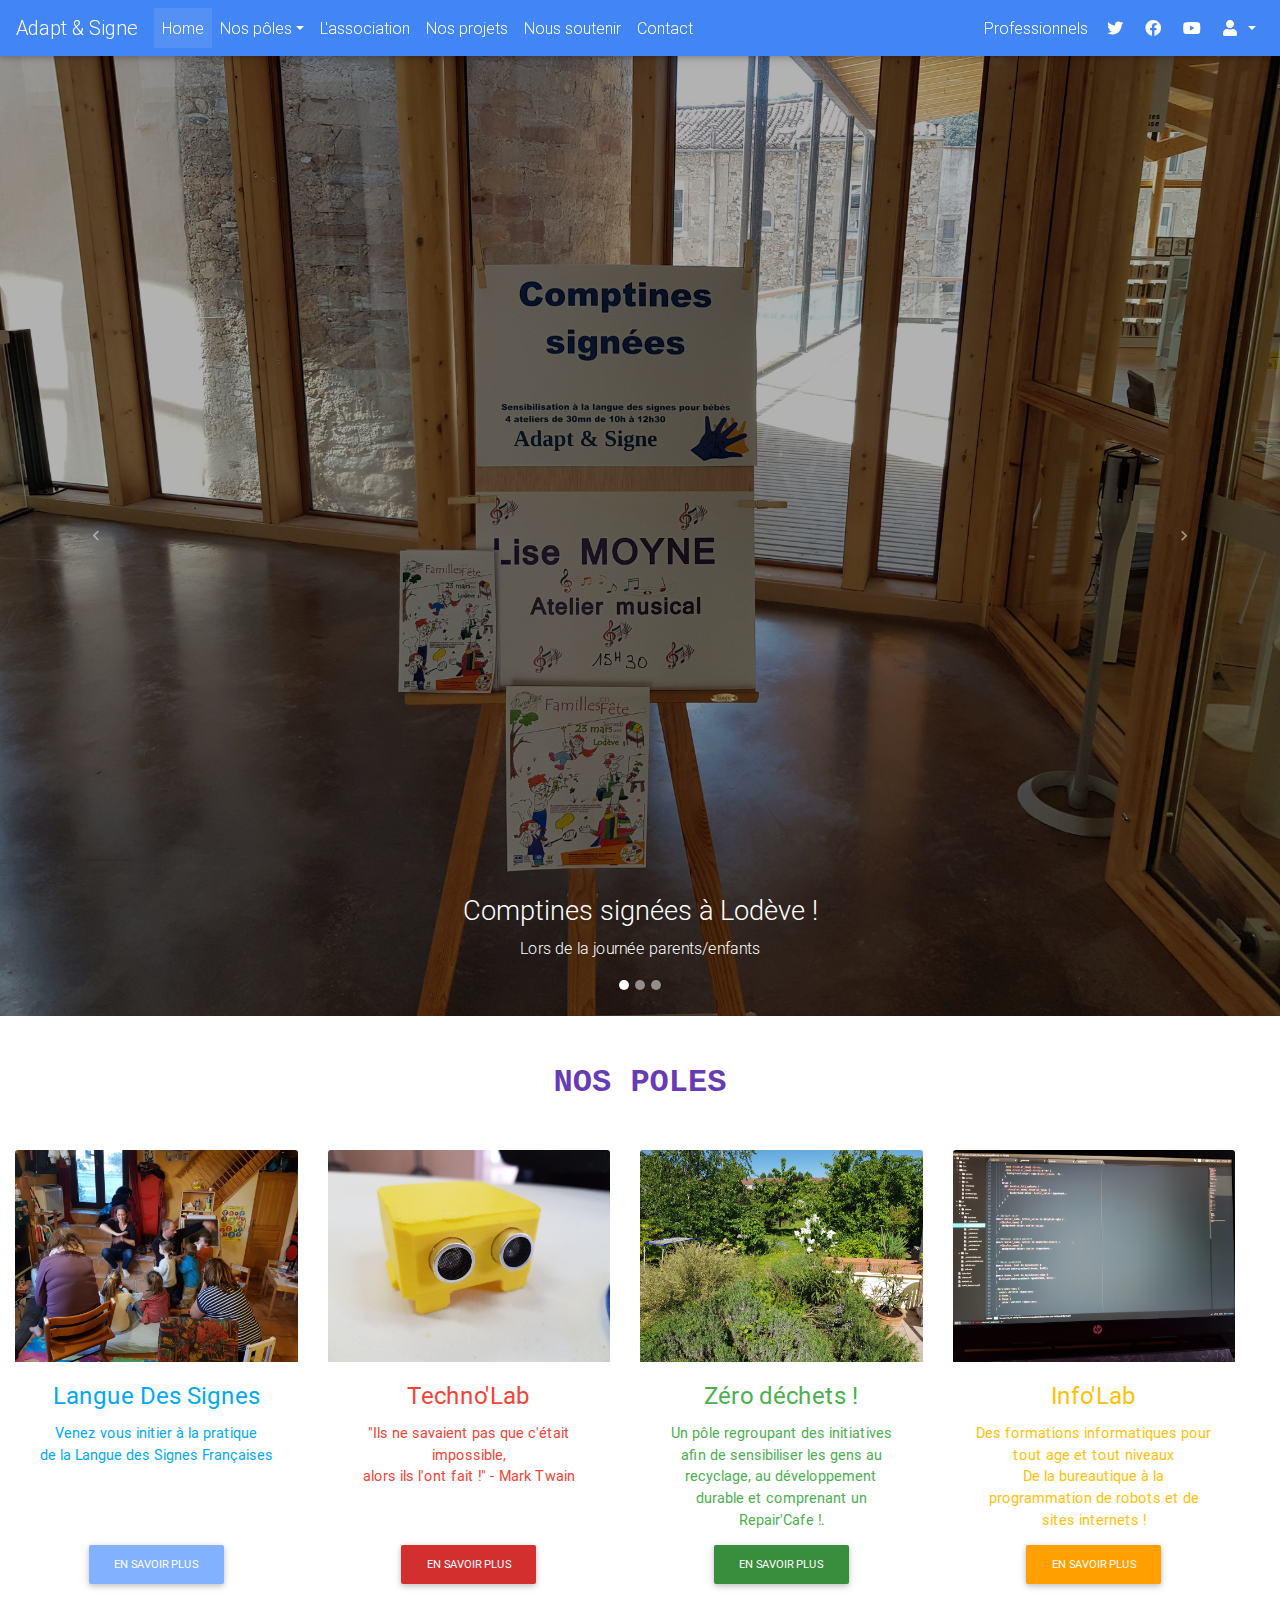
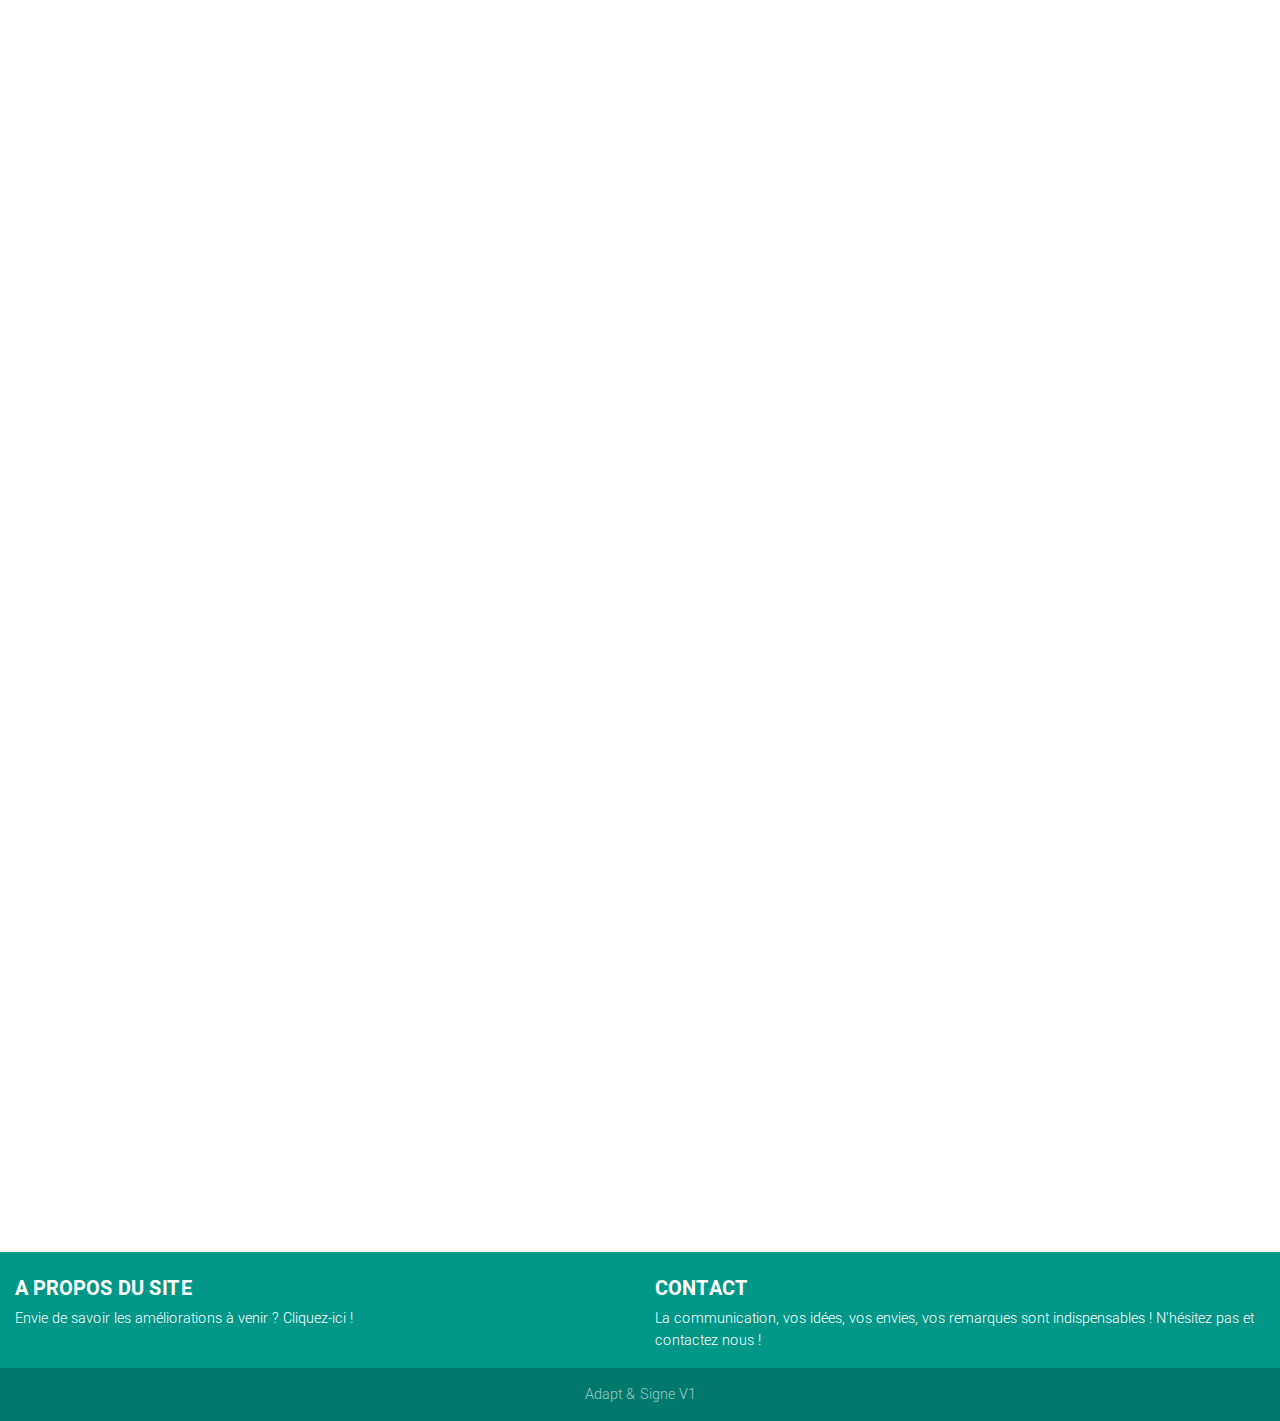
<file: index.html>
<!DOCTYPE html>
<html lang="en">

<head>
  <meta charset="utf-8">
  <meta name="viewport" content="width=device-width, initial-scale=1, shrink-to-fit=no">
  <meta http-equiv="x-ua-compatible" content="ie=edge">
  <title>Adapt & Signe</title>
  <!-- Font Awesome -->
  <link rel="stylesheet" href="https://use.fontawesome.com/releases/v5.6.3/css/all.css">
  <!-- Bootstrap core CSS -->
  <link href="css/bootstrap.min.css" rel="stylesheet">
  <!-- Material Design Bootstrap -->
  <link href="css/mdb.min.css" rel="stylesheet">
  <!-- Your custom styles (optional) -->
  <link href="css/style.css" rel="stylesheet">
  <link href="https://unpkg.com/aos@2.3.1/dist/aos.css" rel="stylesheet">
</head>

<body>
  <!-- Start your project here-->
  <!--Navbar-->
  <nav class="navbar sticky-top navbar-expand-lg navbar-dark primary-color">

    <!-- Navbar brand -->
    <a class="navbar-brand" href="index.html">Adapt & Signe</a>

    <!-- Collapse button -->
    <button class="navbar-toggler" type="button" data-toggle="collapse" data-target="#basicExampleNav" aria-controls="basicExampleNav" aria-expanded="false" aria-label="Toggle navigation">
      <span class="navbar-toggler-icon"></span>
    </button>

    <!-- Collapsible content -->
    <div class="collapse navbar-collapse" id="basicExampleNav">

      <!-- Links -->
      <ul class="navbar-nav mr-auto">
        <li class="nav-item active">
          <a class="nav-link" href="index.html">Home
            <span class="sr-only">(current)</span>
          </a>
        </li>
        <!-- Dropdown -->
        <li class="nav-item dropdown">
          <a class="nav-link dropdown-toggle" id="navbarDropdownMenuLink" data-toggle="dropdown" aria-haspopup="true" aria-expanded="false">Nos pôles</a>
          <div class="dropdown-menu dropdown-primary" aria-labelledby="navbarDropdownMenuLink">
            <a class="dropdown-item" href="lsf.html">LSF</a>
            <a class="dropdown-item" href="technolab.html">Techno'lab</a>
            <a class="dropdown-item" href="infolab.html">Info'lab</a>
            <a class="dropdown-item" href="zerodechets.html">Zéro déchets</a>
          </div>
        </li>
        <li class="nav-item">
          <a class="nav-link" href="association.html">L'association</a>
        </li>
        <li class="nav-item">
          <a class="nav-link" href="nos-projets.html">Nos projets</a>
        </li>
        <li class="nav-item">
          <a class="nav-link" href="nous-soutenir.html">Nous soutenir</a>
        </li>
        <li class="nav-item">
          <a class="nav-link" href="contact.html">Contact</a>
        </li>

      </ul>
      <!-- Links -->

      <ul class="navbar-nav ml-auto nav-flex-icons">
        <li class="nav-item">
          <a class="nav-link" href="professionnels.html">Professionnels</a>
        </li>
        <li class="nav-item">
          <a href="https://twitter.com/adaptetsigne" class="nav-link waves-effect waves-light">
            <i class="fab fa-twitter"></i>
          </a>
        </li>
        <li class="nav-item">
          <a href="https://www.facebook.com/adaptetsigne" class="nav-link waves-effect waves-light">
            <i class="fab fa-facebook"></i>
          </a>
        </li>
        <li class="nav-item">
          <a href="https://www.youtube.com/channel/UCA9Xvg0OcUQzILGCU4fGTXg" class="nav-link waves-effect waves-light">
            <i class="fab fa-youtube"></i>
          </a>
        </li>
        <li class="nav-item dropdown disabled">
          <a class="nav-link dropdown-toggle" id="navbarDropdownMenuLink-333" data-toggle="dropdown" aria-haspopup="true" aria-expanded="false">
            <i class="fas fa-user"></i>
          </a>
          <div class="dropdown-menu dropdown-menu-right dropdown-default" aria-labelledby="navbarDropdownMenuLink-333">
            <a class="dropdown-item" href="#">Action</a>
            <a class="dropdown-item" href="#">Another action</a>
            <a class="dropdown-item" href="#">Something else here</a>
          </div>
        </li>
      </ul>
    </div>
    <!-- Collapsible content -->

  </nav>
  <!--/.Navbar-->

  <!--Carousel Wrapper-->
  <div id="carousel-example-2" class="carousel slide carousel-fade" data-ride="carousel">
    <!--Indicators-->
    <ol class="carousel-indicators">
      <li data-target="#carousel-example-2" data-slide-to="0" class="active"></li>
      <li data-target="#carousel-example-2" data-slide-to="1"></li>
      <li data-target="#carousel-example-2" data-slide-to="2"></li>
    </ol>
    <!--/.Indicators-->
    <!--Slides-->
    <div class="carousel-inner" role="listbox">
      <div class="carousel-item active">
        <div class="view">
          <img class="d-block w-100" src="img/carr1-min.jpg" alt="First slide">
          <div class="mask rgba-black-light"></div>
        </div>
        <div class="carousel-caption">
          <h3 class="h3-responsive">Comptines signées à Lodève !</h3>
          <p>Lors de la journée parents/enfants</p>
        </div>
      </div>
      <div class="carousel-item">
        <!--Mask color-->
        <div class="view">
          <img class="d-block w-100" src="img/carr2-min.jpg" alt="Second slide">
          <div class="mask rgba-black-light"></div>
        </div>
        <div class="carousel-caption">
          <h3 class="h3-responsive">Initiation à la robotique !</h3>
          <p>Au mescladis - Gignac !</p>
        </div>
      </div>
      <div class="carousel-item">
        <!--Mask color-->
        <div class="view">
          <img class="d-block w-100" src="img/carr3-min.jpg" alt="Third slide">
          <div class="mask rgba-black-slight"></div>
        </div>
        <div class="carousel-caption">
          <h3 class="h3-responsive">Alors, qu'est-ce qu'on va faire aujourd'hui ?</h3>
          <p>Début de séance !</p>
        </div>
      </div>
    </div>
    <!--/.Slides-->
    <!--Controls-->
    <a class="carousel-control-prev" href="#carousel-example-2" role="button" data-slide="prev">
      <span class="carousel-control-prev-icon" aria-hidden="true"></span>
      <span class="sr-only">Previous</span>
    </a>
    <a class="carousel-control-next" href="#carousel-example-2" role="button" data-slide="next">
      <span class="carousel-control-next-icon" aria-hidden="true"></span>
      <span class="sr-only">Next</span>
    </a>
    <!--/.Controls-->
  </div>
  <!--/.Carousel Wrapper-->

  <div class="container-fluid my-5 text-center">
    <h2 class="deep-purple-text text-uppercase font-weight-bold text-monospace">Nos poles</h2>
  </div>

  <!-- Card deck -->
  <div class="container-fluid mt-5 card-deck">

    <!-- Card -->
    <div class="card cardNoShadow mb-3">

      <!--Card image-->
      <div class="view overlay">
        <img class="card-img-top" src="img/lsf-min.jpg" alt="Card image cap">
        <a href="#!">
          <div class="mask rgba-white-slight"></div>
        </a>
      </div>

      <!--Card content-->
      <div class="card-body">

        <!--Title-->
        <h4 class="card-title light-blue-text text-center">Langue Des Signes</h4>
        <!--Text-->
        <p class="card-text light-blue-text text-center">Venez vous initier à la pratique
          <br> de la Langue des Signes Françaises</p>
        <!-- Provides extra visual weight and identifies the primary action in a set of buttons -->
        <div class="text-center">
          <button type="button" class="btn btn-light-blue btn-md">En savoir plus</button>
        </div>
      </div>

    </div>
    <!-- Card -->

    <!-- Card -->
    <div class="card mb-3 cardNoShadow">

      <!--Card image-->
      <div class="view overlay">
        <img class="card-img-top" src="img/technolab-min.jpg" alt="Card image cap">
        <a href="#!">
          <div class="mask rgba-white-slight"></div>
        </a>
      </div>

      <!--Card content-->
      <div class="card-body">

        <!--Title-->
        <h4 class="card-title text-center red-text darken-1-text">Techno'Lab</h4>
        <!--Text-->
        <p class="card-text text-center red-text darken-1-text">"Ils ne savaient pas que c'était impossible,
          <br> alors ils l'ont fait !" - Mark Twain</p>
        <!-- Provides extra visual weight and identifies the primary action in a set of buttons -->
        <div class="text-center">
          <button type="button" class="btn btn-red btn-darken-1 btn-md">En savoir plus</button>
        </div>
      </div>

    </div>
    <!-- Card -->

    <!-- Card -->
    <div class="card mb-3 cardNoShadow">

      <!--Card image-->
      <div class="view overlay">
        <img class="card-img-top" src="img/zerodechet-min.jpg" alt="Card image cap">
        <a href="#!">
          <div class="mask rgba-white-slight"></div>
        </a>
      </div>

      <!--Card content-->
      <div class="card-body">

        <!--Title-->
        <h4 class="card-title text-center green-text darken-1-text">Zéro déchets !</h4>
        <!--Text-->
        <p class="card-text text-center green-text darken-1-text">Un pôle regroupant des initiatives afin de sensibiliser les gens au recyclage, au développement durable et comprenant un Repair'Cafe !.</p>
        <!-- Provides extra visual weight and identifies the primary action in a set of buttons -->
        <div class="text-center">
          <button type="button" class="btn btn-green btn-darken-1 btn-md">En savoir plus</button>
        </div>

      </div>

    </div>
    <!-- Card -->

    <!-- Card -->
    <div class="card mb-3 cardNoShadow">

      <!--Card image-->
      <div class="view overlay">
        <img class="card-img-top" src="img/infolab.jpg" alt="Card image cap">
        <a href="#!">
          <div class="mask rgba-white-slight"></div>
        </a>
      </div>

      <!--Card content-->
      <div class="card-body">

        <!--Title-->
        <h4 class="card-title text-center amber-text lighten-1-text">Info'Lab</h4>
        <!--Text-->
        <p class="card-text text-center amber-text lighten-1-text">Des formations informatiques pour tout age et tout niveaux
          <br> De la bureautique à la programmation de robots et de sites internets !</p>
        <!-- Provides extra visual weight and identifies the primary action in a set of buttons -->
        <div class="text-center">
          <button type="button" class="btn btn-amber btn-lighten-1 btn-md">En savoir plus</button>
        </div>

      </div>

    </div>
    <!-- Card -->

  </div>
  <!-- Card deck -->

  <div class="container my-5">
    <div class="row">
      <div class="col-md-6" data-aos="fade-right">
        <h2 class="heading-block">Savoir faire et accessibilité.<span class="text-muted">
            Notre philosophie.</span>
        </h2>
        <p>
          L'association et ses membres ont crées cette association pour rassembler deux choses principales. Le aprtage de savoir-faire, qui se traduit par ses pôles, ou chacun peut trouver sa place et même constuire la sienne, ainsi que la volonté
          de rendre tout cela accessible au plus grand nombre. Que ce soit d'un point de vue handicap, ou financier, nous désirons pouvoir proposer tout nos ateliers au plus grand nombre.
        </p>
        <a href="association.html#notrePhilosophie">
          <button type="button" class="btn btn-info btn-lg">En savoir plus</button>
        </a>
      </div>
      <div class="col-md-6" data-aos="fade-left">
        <img src="img/worker.svg" class="rounded mx-auto d-block" style="height:150px;width:auto" alt="...">
      </div>
    </div>
  </div>

  <div class="container my-5">
    <div class="row">
      <div class="col-md-6" data-aos="fade-right">
        <img src="img/collaboration2.svg" class="rounded mx-auto d-block" style="height:150px;width:auto" alt="...">
      </div>
      <div class="col-md-6" data-aos="fade-left">
        <h2 class="heading-block">Professionnel.<span class="text-muted">
            Notre vision.</span>
        </h2>
        <p>
          Comment pouvons nous travailler ensemble ? Et pourquoi ? Le site internet dédira bientôt une partie à vous, professionnels, collectivités, services publics... En attendant n'hésitez pas à nous contacter pour discuter ensemble de vos
          envies, et de nos solutions !
        </p>
        <a href="/pages/pro/home">
          <button type="button" class="btn btn-info btn-lg">En savoir plus</button>
        </a>
      </div>
    </div>
  </div>

  <div class="container my-5">
    <div class="row">
      <div class="col-md-6" data-aos="fade-right">
        <h2 class="heading-block">Nous soutenir.<span class="text-muted">
            Même gratuitement.</span>
        </h2>
        <p>
          Vous souhaitez aider notre association ? Tout d'abord merci !<br>
          Rendez-vous sur la page dédiée à ce sujet en cliquant sur ce bouton !
        </p>
        <a href="/pages/soutenir">
          <button type="button" class="btn btn-info btn-lg">En savoir plus</button>
        </a>
      </div>
      <div class="col-md-6" data-aos="fade-left">
        <img src="img/teamwork.svg" class="rounded mx-auto d-block" style="height:150px;width:auto" alt="...">
      </div>
    </div>
  </div>

  <div class="container my-5">
    <div class="row">
      <div class="col-md-6" data-aos="fade-right">
        <img src="img/project-management.svg" class="rounded mx-auto d-block" style="height:150px;width:auto" alt="...">
      </div>
      <div class="col-md-6" data-aos="fade-left">
        <h2 class="heading-block">Envie de participer ?
          <span class="text-muted"></span>
        </h2>
        <p>
          L'association vous plaît, vous désirez bénéficier de certaines de nos prestations, ou proposer la vôtre ? Pas de soucis, pour adhérer à l'association cliquez juste <a href="#">ici</a>.<br>
          Si vous souhaitez avoir plus de détails sur ce qui est faisable ou non et avoir plus de précisions sur notre fonctionnement, rendez-vous sur la page <a href="#">L'association</a> ou contactez-nous !
        </p>
        <a href="/pages/projets">
          <button type="button" class="btn btn-info btn-lg">En savoir plus</button>
        </a>
      </div>
    </div>
  </div>
  <!-- Footer -->
  <footer class="page-footer font-small teal pt-4 mt-5">
    <!-- Footer Text -->
    <div class="container-fluid text-center text-md-left">
      <!-- Grid row -->
      <div class="row">
        <!-- Grid column -->
        <div class="col-md-6 mt-md-0 mt-3">
          <!-- Content -->
          <h5 class="text-uppercase font-weight-bold">A propos du site</h5>
          <p>Envie de savoir les améliorations à venir ? <a href="apropos.html">Cliquez-ici !</a></p>
        </div>
        <!-- Grid column -->
        <hr class="clearfix w-100 d-md-none pb-3">
        <!-- Grid column -->
        <div class="col-md-6 mb-md-0 mb-3">
          <!-- Content -->
          <h5 class="text-uppercase font-weight-bold">Contact</h5>
          <p>La communication, vos idées, vos envies, vos remarques sont <span class="underline">indispensables !</span> <a href="contact.html">N'hésitez pas et contactez nous !</a></p>
        </div>
        <!-- Grid column -->
      </div>
      <!-- Grid row -->
    </div>
    <!-- Footer Text -->
    <!-- Copyright -->
    <div class="footer-copyright text-center py-3">Adapt & Signe V1
    </div>
    <!-- Copyright -->
  </footer>
  <!-- Footer -->
  <!-- SCRIPTS -->
  <!-- JQuery -->
  <script type="text/javascript" src="js/jquery-3.3.1.min.js"></script>
  <!-- Bootstrap tooltips -->
  <script type="text/javascript" src="js/popper.min.js"></script>
  <!-- Bootstrap core JavaScript -->
  <script type="text/javascript" src="js/bootstrap.min.js"></script>
  <!-- MDB core JavaScript -->
  <script type="text/javascript" src="js/mdb.js"></script>
  <script src="https://unpkg.com/aos@2.3.1/dist/aos.js"></script>
  <script>
    AOS.init();
  </script>
</body>

</html>
</file>
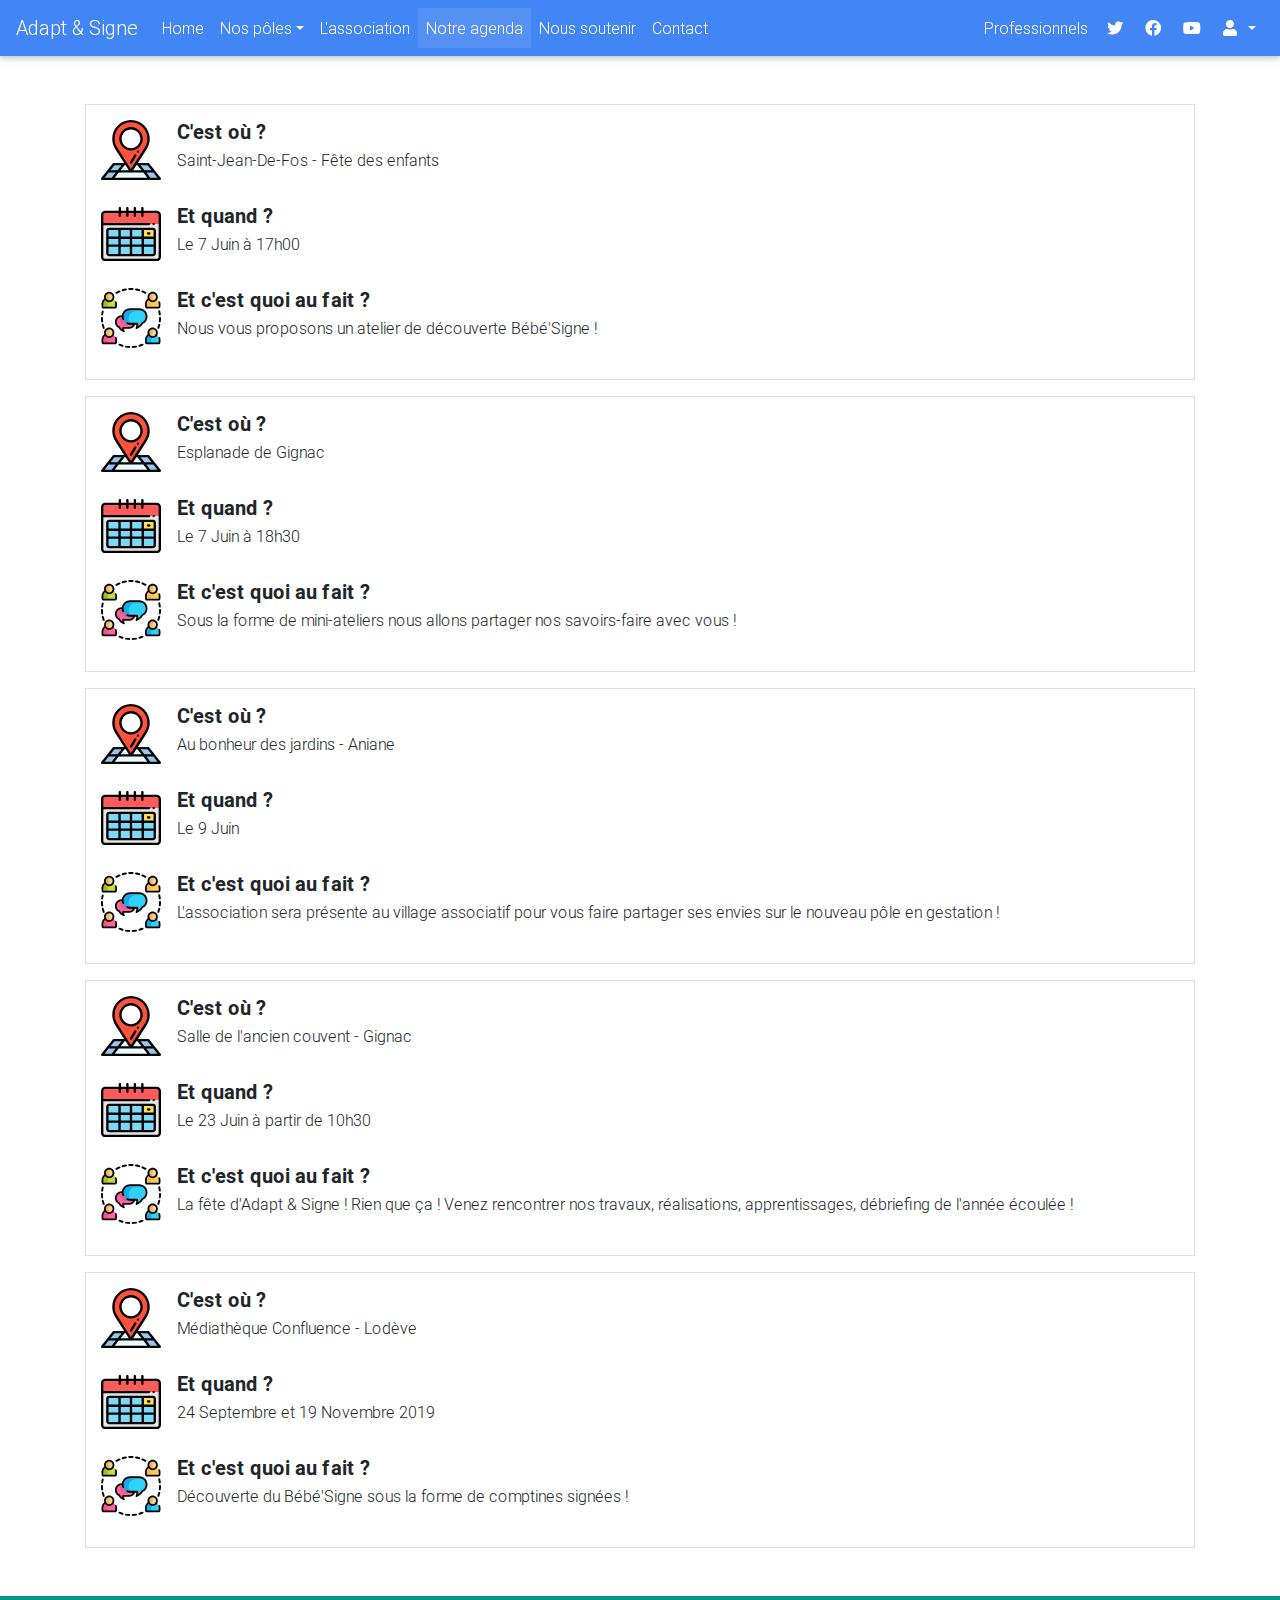
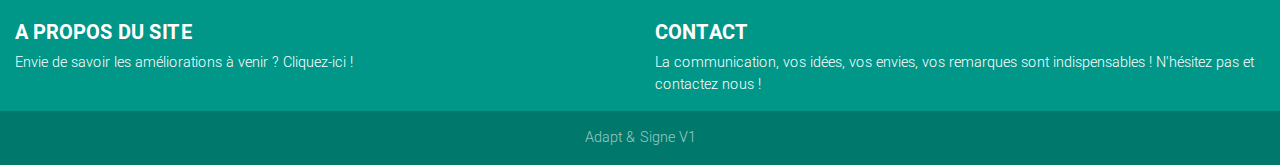
<file: agenda.html>
<!DOCTYPE html>
<html lang="en">

<head>
  <meta charset="utf-8">
  <meta name="viewport" content="width=device-width, initial-scale=1, shrink-to-fit=no">
  <meta http-equiv="x-ua-compatible" content="ie=edge">
  <title>Adapt & Signe</title>
  <!-- Font Awesome -->
  <link rel="stylesheet" href="https://use.fontawesome.com/releases/v5.6.3/css/all.css">
  <!-- Bootstrap core CSS -->
  <link href="css/bootstrap.min.css" rel="stylesheet">
  <!-- Material Design Bootstrap -->
  <link href="css/mdb.min.css" rel="stylesheet">
  <!-- Your custom styles (optional) -->
  <link href="css/style.css" rel="stylesheet">
</head>

<body>

  <!--Navbar-->
  <nav class="navbar sticky-top navbar-expand-lg navbar-dark primary-color">

    <!-- Navbar brand -->
    <a class="navbar-brand" href="index.html">Adapt & Signe</a>

    <!-- Collapse button -->
    <button class="navbar-toggler" type="button" data-toggle="collapse" data-target="#basicExampleNav" aria-controls="basicExampleNav" aria-expanded="false" aria-label="Toggle navigation">
      <span class="navbar-toggler-icon"></span>
    </button>

    <!-- Collapsible content -->
    <div class="collapse navbar-collapse" id="basicExampleNav">

      <!-- Links -->
      <ul class="navbar-nav mr-auto">
        <li class="nav-item">
          <a class="nav-link" href="index.html">Home
          </a>
        </li>
        <!-- Dropdown -->
        <li class="nav-item dropdown">
          <a class="nav-link dropdown-toggle" id="navbarDropdownMenuLink" data-toggle="dropdown" aria-haspopup="true" aria-expanded="false">Nos pôles</a>
          <div class="dropdown-menu dropdown-primary" aria-labelledby="navbarDropdownMenuLink">
            <a class="dropdown-item" href="lsf.html">LSF</a>
            <a class="dropdown-item" href="technolab.html">Techno'lab</a>
            <a class="dropdown-item" href="infolab.html">Info'lab</a>
            <a class="dropdown-item" href="zerodechets.html">Zéro déchets</a>
          </div>
        </li>
        <li class="nav-item">
          <a class="nav-link" href="association.html">L'association</a>
        </li>
        <li class="nav-item active">
          <a class="nav-link" href="agenda.html">Notre agenda <span class="sr-only">(current)</span>
          </a>
        </li>
        <li class="nav-item">
          <a class="nav-link" href="nous-soutenir.html">Nous soutenir</a>
        </li>
        <li class="nav-item">
          <a class="nav-link" href="contact.html">Contact</a>
        </li>

      </ul>
      <!-- Links -->

      <ul class="navbar-nav ml-auto nav-flex-icons">
        <li class="nav-item">
          <a class="nav-link" href="professionnels.html">Professionnels</a>
        </li>
        <li class="nav-item">
          <a href="https://twitter.com/adaptetsigne" class="nav-link waves-effect waves-light">
            <i class="fab fa-twitter"></i>
          </a>
        </li>
        <li class="nav-item">
          <a href="https://www.facebook.com/adaptetsigne" class="nav-link waves-effect waves-light">
            <i class="fab fa-facebook"></i>
          </a>
        </li>
        <li class="nav-item">
          <a href="https://www.youtube.com/channel/UCA9Xvg0OcUQzILGCU4fGTXg" class="nav-link waves-effect waves-light">
            <i class="fab fa-youtube"></i>
          </a>
        </li>
        <li class="nav-item dropdown disabled">
          <a class="nav-link dropdown-toggle" id="navbarDropdownMenuLink-333" data-toggle="dropdown" aria-haspopup="true" aria-expanded="false">
            <i class="fas fa-user"></i>
          </a>
          <div class="dropdown-menu dropdown-menu-right dropdown-default" aria-labelledby="navbarDropdownMenuLink-333">
            <a class="dropdown-item" href="#">Action</a>
            <a class="dropdown-item" href="#">Another action</a>
            <a class="dropdown-item" href="#">Something else here</a>
          </div>
        </li>
      </ul>
    </div>
    <!-- Collapsible content -->
  </nav>
  <!--/.Navbar-->
  <!-- /Start your project here-->
  <div class="container mt-5">
    <section class="section-agenda mt-3">
      <ul class="list-unstyled">
        <li class="media">
          <img class="d-flex mr-3" src="img/address.svg" style="height:60px;width:auto" alt="Generic placeholder image">
          <div class="media-body">
            <h5 class="mt-0 mb-1 font-weight-bold">C'est où ?</h5>
            Saint-Jean-De-Fos - Fête des enfants
          </div>
        </li>
        <li class="media my-4">
          <img class="d-flex mr-3" src="img/calendar.svg" style="height:60px;width:auto" alt="Generic placeholder image">
          <div class="media-body">
            <h5 class="mt-0 mb-1 font-weight-bold">Et quand ?</h5>
            Le 7 Juin à 17h00
          </div>
        </li>
        <li class="media">
          <img class="d-flex mr-3" src="img/group.svg" style="height:60px;width:auto" alt="Generic placeholder image">
          <div class="media-body">
            <h5 class="mt-0 mb-1 font-weight-bold">Et c'est quoi au fait ?</h5>
            Nous vous proposons un atelier de découverte Bébé'Signe !
          </div>
        </li>
      </ul>
    </section>
    <section class="section-agenda mt-3">
      <ul class="list-unstyled">
        <li class="media">
          <img class="d-flex mr-3" src="img/address.svg" style="height:60px;width:auto" alt="Generic placeholder image">
          <div class="media-body">
            <h5 class="mt-0 mb-1 font-weight-bold">C'est où ?</h5>
            Esplanade de Gignac
          </div>
        </li>
        <li class="media my-4">
          <img class="d-flex mr-3" src="img/calendar.svg" style="height:60px;width:auto" alt="Generic placeholder image">
          <div class="media-body">
            <h5 class="mt-0 mb-1 font-weight-bold">Et quand ?</h5>
            Le 7 Juin à 18h30
          </div>
        </li>
        <li class="media">
          <img class="d-flex mr-3" src="img/group.svg" style="height:60px;width:auto" alt="Generic placeholder image">
          <div class="media-body">
            <h5 class="mt-0 mb-1 font-weight-bold">Et c'est quoi au fait ?</h5>
            Sous la forme de mini-ateliers nous allons partager nos savoirs-faire avec vous !
          </div>
        </li>
      </ul>
    </section>
    <section class="section-agenda mt-3">
      <ul class="list-unstyled">
        <li class="media">
          <img class="d-flex mr-3" src="img/address.svg" style="height:60px;width:auto" alt="Generic placeholder image">
          <div class="media-body">
            <h5 class="mt-0 mb-1 font-weight-bold">C'est où ?</h5>
            Au bonheur des jardins - Aniane
          </div>
        </li>
        <li class="media my-4">
          <img class="d-flex mr-3" src="img/calendar.svg" style="height:60px;width:auto" alt="Generic placeholder image">
          <div class="media-body">
            <h5 class="mt-0 mb-1 font-weight-bold">Et quand ?</h5>
            Le 9 Juin
          </div>
        </li>
        <li class="media">
          <img class="d-flex mr-3" src="img/group.svg" style="height:60px;width:auto" alt="Generic placeholder image">
          <div class="media-body">
            <h5 class="mt-0 mb-1 font-weight-bold">Et c'est quoi au fait ?</h5>
            L'association sera présente au village associatif pour vous faire partager ses envies sur le nouveau pôle en gestation !
          </div>
        </li>
      </ul>
    </section>
    <section class="section-agenda mt-3">
      <ul class="list-unstyled">
        <li class="media">
          <img class="d-flex mr-3" src="img/address.svg" style="height:60px;width:auto" alt="Generic placeholder image">
          <div class="media-body">
            <h5 class="mt-0 mb-1 font-weight-bold">C'est où ?</h5>
            Salle de l'ancien couvent - Gignac
          </div>
        </li>
        <li class="media my-4">
          <img class="d-flex mr-3" src="img/calendar.svg" style="height:60px;width:auto" alt="Generic placeholder image">
          <div class="media-body">
            <h5 class="mt-0 mb-1 font-weight-bold">Et quand ?</h5>
            Le 23 Juin à partir de 10h30
          </div>
        </li>
        <li class="media">
          <img class="d-flex mr-3" src="img/group.svg" style="height:60px;width:auto" alt="Generic placeholder image">
          <div class="media-body">
            <h5 class="mt-0 mb-1 font-weight-bold">Et c'est quoi au fait ?</h5>
            La fête d'Adapt & Signe ! Rien que ça ! Venez rencontrer nos travaux, réalisations, apprentissages, débriefing de l'année écoulée !
          </div>
        </li>
      </ul>
    </section>
    <section class="section-agenda mt-3">
      <ul class="list-unstyled">
        <li class="media">
          <img class="d-flex mr-3" src="img/address.svg" style="height:60px;width:auto" alt="Generic placeholder image">
          <div class="media-body">
            <h5 class="mt-0 mb-1 font-weight-bold">C'est où ?</h5>
            Médiathèque Confluence - Lodève
          </div>
        </li>
        <li class="media my-4">
          <img class="d-flex mr-3" src="img/calendar.svg" style="height:60px;width:auto" alt="Generic placeholder image">
          <div class="media-body">
            <h5 class="mt-0 mb-1 font-weight-bold">Et quand ?</h5>
            24 Septembre et 19 Novembre 2019
          </div>
        </li>
        <li class="media">
          <img class="d-flex mr-3" src="img/group.svg" style="height:60px;width:auto" alt="Generic placeholder image">
          <div class="media-body">
            <h5 class="mt-0 mb-1 font-weight-bold">Et c'est quoi au fait ?</h5>
            Découverte du Bébé'Signe sous la forme de comptines signées !
          </div>
        </li>
      </ul>
    </section>

  </div>
  <!-- Footer -->
  <footer class="page-footer font-small teal pt-4 mt-5">
    <!-- Footer Text -->
    <div class="container-fluid text-center text-md-left">
      <!-- Grid row -->
      <div class="row">
        <!-- Grid column -->
        <div class="col-md-6 mt-md-0 mt-3">
          <!-- Content -->
          <h5 class="text-uppercase font-weight-bold">A propos du site</h5>
          <p>Envie de savoir les améliorations à venir ? <a href="apropos.html">Cliquez-ici !</a></p>
        </div>
        <!-- Grid column -->
        <hr class="clearfix w-100 d-md-none pb-3">
        <!-- Grid column -->
        <div class="col-md-6 mb-md-0 mb-3">
          <!-- Content -->
          <h5 class="text-uppercase font-weight-bold">Contact</h5>
          <p>La communication, vos idées, vos envies, vos remarques sont <span class="underline">indispensables !</span> <a href="contact.html">N'hésitez pas et contactez nous !</a></p>
        </div>
        <!-- Grid column -->
      </div>
      <!-- Grid row -->
    </div>
    <!-- Footer Text -->
    <!-- Copyright -->
    <div class="footer-copyright text-center py-3">Adapt & Signe V1
    </div>
    <!-- Copyright -->
  </footer>
  <!-- Footer -->
  <!-- SCRIPTS -->
  <!-- JQuery -->
  <script type="text/javascript" src="js/jquery-3.3.1.min.js"></script>
  <!-- Bootstrap tooltips -->
  <script type="text/javascript" src="js/popper.min.js"></script>
  <!-- Bootstrap core JavaScript -->
  <script type="text/javascript" src="js/bootstrap.min.js"></script>
  <!-- MDB core JavaScript -->
  <script type="text/javascript" src="js/mdb.js"></script>
  <script type="text/javascript">
    // SideNav Button Initialization
    $(".button-collapse").sideNav();
    // SideNav Scrollbar Initialization
    var sideNavScrollbar = document.querySelector('.custom-scrollbar');
    Ps.initialize(sideNavScrollbar);
  </script>
</body>

</html>
</file>
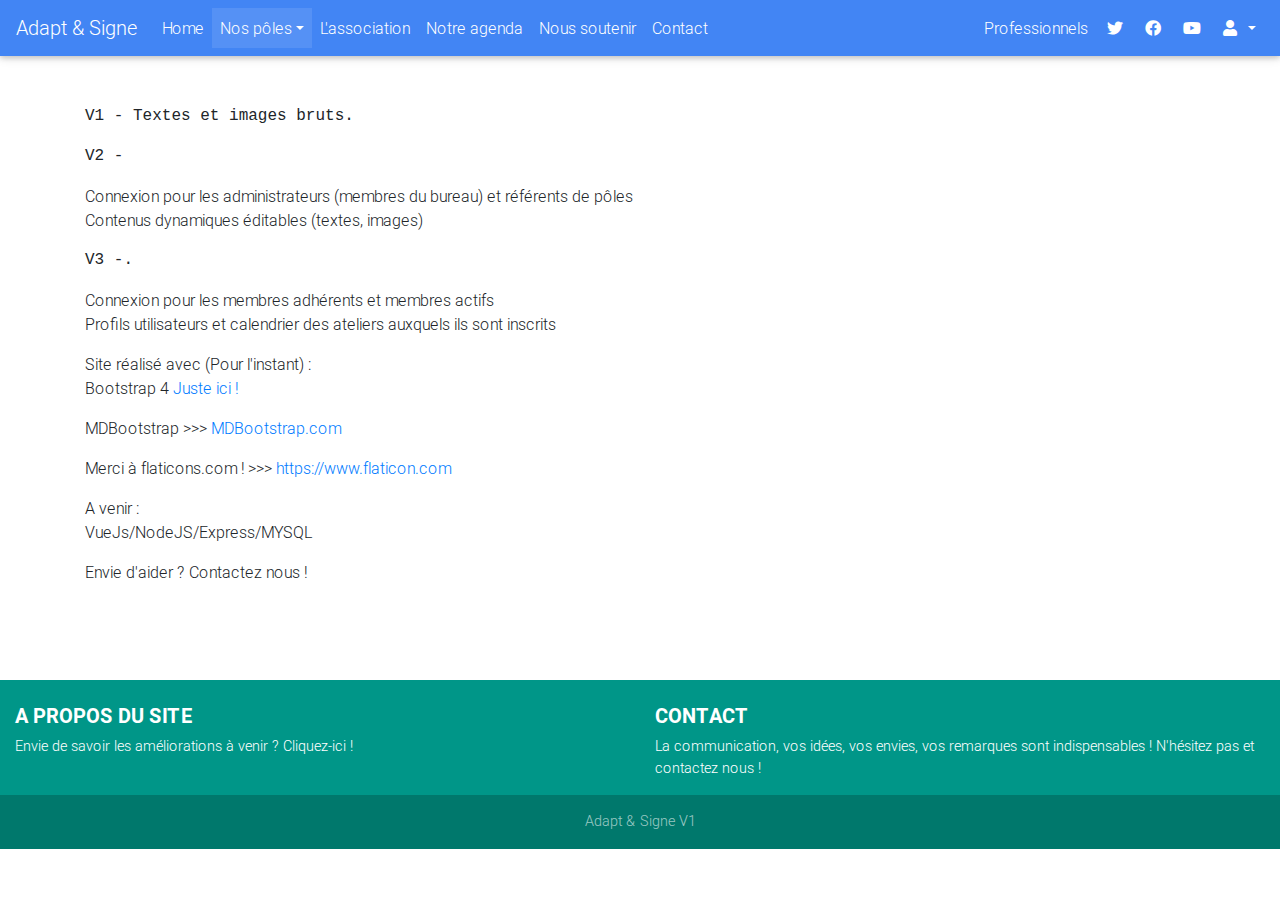
<file: apropos.html>
<!DOCTYPE html>
<html lang="en">

<head>
  <meta charset="utf-8">
  <meta name="viewport" content="width=device-width, initial-scale=1, shrink-to-fit=no">
  <meta http-equiv="x-ua-compatible" content="ie=edge">
  <title>Adapt & Signe</title>
  <!-- Font Awesome -->
  <link rel="stylesheet" href="https://use.fontawesome.com/releases/v5.6.3/css/all.css">
  <!-- Bootstrap core CSS -->
  <link href="css/bootstrap.min.css" rel="stylesheet">
  <!-- Material Design Bootstrap -->
  <link href="css/mdb.min.css" rel="stylesheet">
  <!-- Your custom styles (optional) -->
  <link href="css/style.css" rel="stylesheet">
</head>

<body>

  <!-- Start your project here-->


  <!--Navbar-->
  <nav class="navbar sticky-top navbar-expand-lg navbar-dark primary-color">

    <!-- Navbar brand -->
    <a class="navbar-brand" href="index.html">Adapt & Signe</a>

    <!-- Collapse button -->
    <button class="navbar-toggler" type="button" data-toggle="collapse" data-target="#basicExampleNav" aria-controls="basicExampleNav" aria-expanded="false" aria-label="Toggle navigation">
      <span class="navbar-toggler-icon"></span>
    </button>

    <!-- Collapsible content -->
    <div class="collapse navbar-collapse" id="basicExampleNav">

      <!-- Links -->
      <ul class="navbar-nav mr-auto">
        <li class="nav-item">
          <a class="nav-link" href="index.html">Home
          </a>
        </li>
        <!-- Dropdown -->
        <li class="nav-item dropdown active">
          <a class="nav-link dropdown-toggle" id="navbarDropdownMenuLink" data-toggle="dropdown" aria-haspopup="true" aria-expanded="false">Nos pôles</a>
          <div class="dropdown-menu dropdown-primary" aria-labelledby="navbarDropdownMenuLink">
            <a class="dropdown-item active text-white" href="lsf.html">LSF <span class="sr-only">(current)</span>
            </a>
            <a class="dropdown-item" href="technolab.html">Techno'lab</a>
            <a class="dropdown-item" href="infolab.html">Info'lab</a>
            <a class="dropdown-item" href="zerodechets.html">Zéro déchets</a>
          </div>
        </li>
        <li class="nav-item">
          <a class="nav-link" href="association.html">L'association</a>
        </li>
        <li class="nav-item">
          <a class="nav-link" href="agenda.html">Notre agenda</a>
        </li>
        <li class="nav-item">
          <a class="nav-link" href="nous-soutenir.html">Nous soutenir</a>
        </li>
        <li class="nav-item">
          <a class="nav-link" href="contact.html">Contact</a>
        </li>

      </ul>
      <!-- Links -->

      <ul class="navbar-nav ml-auto nav-flex-icons">
        <li class="nav-item">
          <a class="nav-link" href="professionnels.html">Professionnels</a>
        </li>
        <li class="nav-item">
          <a href="https://twitter.com/adaptetsigne" class="nav-link waves-effect waves-light">
            <i class="fab fa-twitter"></i>
          </a>
        </li>
        <li class="nav-item">
          <a href="https://www.facebook.com/adaptetsigne" class="nav-link waves-effect waves-light">
            <i class="fab fa-facebook"></i>
          </a>
        </li>
        <li class="nav-item">
          <a href="https://www.youtube.com/channel/UCA9Xvg0OcUQzILGCU4fGTXg" class="nav-link waves-effect waves-light">
            <i class="fab fa-youtube"></i>
          </a>
        </li>
        <li class="nav-item dropdown disabled">
          <a class="nav-link dropdown-toggle" id="navbarDropdownMenuLink-333" data-toggle="dropdown" aria-haspopup="true" aria-expanded="false">
            <i class="fas fa-user"></i>
          </a>
          <div class="dropdown-menu dropdown-menu-right dropdown-default" aria-labelledby="navbarDropdownMenuLink-333">
            <a class="dropdown-item" href="#">Action</a>
            <a class="dropdown-item" href="#">Another action</a>
            <a class="dropdown-item" href="#">Something else here</a>
          </div>
        </li>
      </ul>
    </div>
    <!-- Collapsible content -->
  </nav>
  <!--/.Navbar-->
  <div class="container py-5">
    <p class="text-monospace">V1 - Textes et images bruts.</p>
    <p class="text-monospace">V2 -</p>
    <ul class="list-unstyled">
      <li>Connexion pour les administrateurs (membres du bureau) et référents de pôles</li>
      <li>Contenus dynamiques éditables (textes, images)</li>
    </ul>
    <p class="text-monospace">V3 -.</p>
    <ul class="list-unstyled">
      <li>Connexion pour les membres adhérents et membres actifs</li>
      <li>Profils utilisateurs et calendrier des ateliers auxquels ils sont inscrits</li>
    </ul>
    Site réalisé avec (Pour l'instant) :
    <p>Bootstrap 4 <a href="https://getbootstrap.com/docs/4.0">Juste ici !</a></p>
    <p>MDBootstrap >>> <a href="https://mdbootstrap.com/education/bootstrap/"> MDBootstrap.com</a></p>
    <p>Merci à flaticons.com ! >>> <a href="https://www.flaticon.com">https://www.flaticon.com</a></p>
    <p>A venir : <br>VueJs/NodeJS/Express/MYSQL </p <h6>Envie d'aider ? Contactez nous !</h6>
  </div>
  <!-- Footer -->
  <footer class="page-footer font-small teal pt-4 mt-5">
    <!-- Footer Text -->
    <div class="container-fluid text-center text-md-left">
      <!-- Grid row -->
      <div class="row">
        <!-- Grid column -->
        <div class="col-md-6 mt-md-0 mt-3">
          <!-- Content -->
          <h5 class="text-uppercase font-weight-bold">A propos du site</h5>
          <p>Envie de savoir les améliorations à venir ? <a href="apropos.html">Cliquez-ici !</a></p>
        </div>
        <!-- Grid column -->
        <hr class="clearfix w-100 d-md-none pb-3">
        <!-- Grid column -->
        <div class="col-md-6 mb-md-0 mb-3">
          <!-- Content -->
          <h5 class="text-uppercase font-weight-bold">Contact</h5>
          <p>La communication, vos idées, vos envies, vos remarques sont <span class="underline">indispensables !</span> <a href="contact.html">N'hésitez pas et contactez nous !</a></p>
        </div>
        <!-- Grid column -->
      </div>
      <!-- Grid row -->
    </div>
    <!-- Footer Text -->
    <!-- Copyright -->
    <div class="footer-copyright text-center py-3">Adapt & Signe V1
    </div>
    <!-- Copyright -->
  </footer>
  <!-- Footer -->

  <!-- /Start your project here-->

  <!-- SCRIPTS -->
  <!-- JQuery -->
  <script type="text/javascript" src="js/jquery-3.3.1.min.js"></script>
  <!-- Bootstrap tooltips -->
  <script type="text/javascript" src="js/popper.min.js"></script>
  <!-- Bootstrap core JavaScript -->
  <script type="text/javascript" src="js/bootstrap.min.js"></script>
  <!-- MDB core JavaScript -->
  <script type="text/javascript" src="js/mdb.js"></script>
  <script type="text/javascript">
  </script>
</body>

</html>
</file>
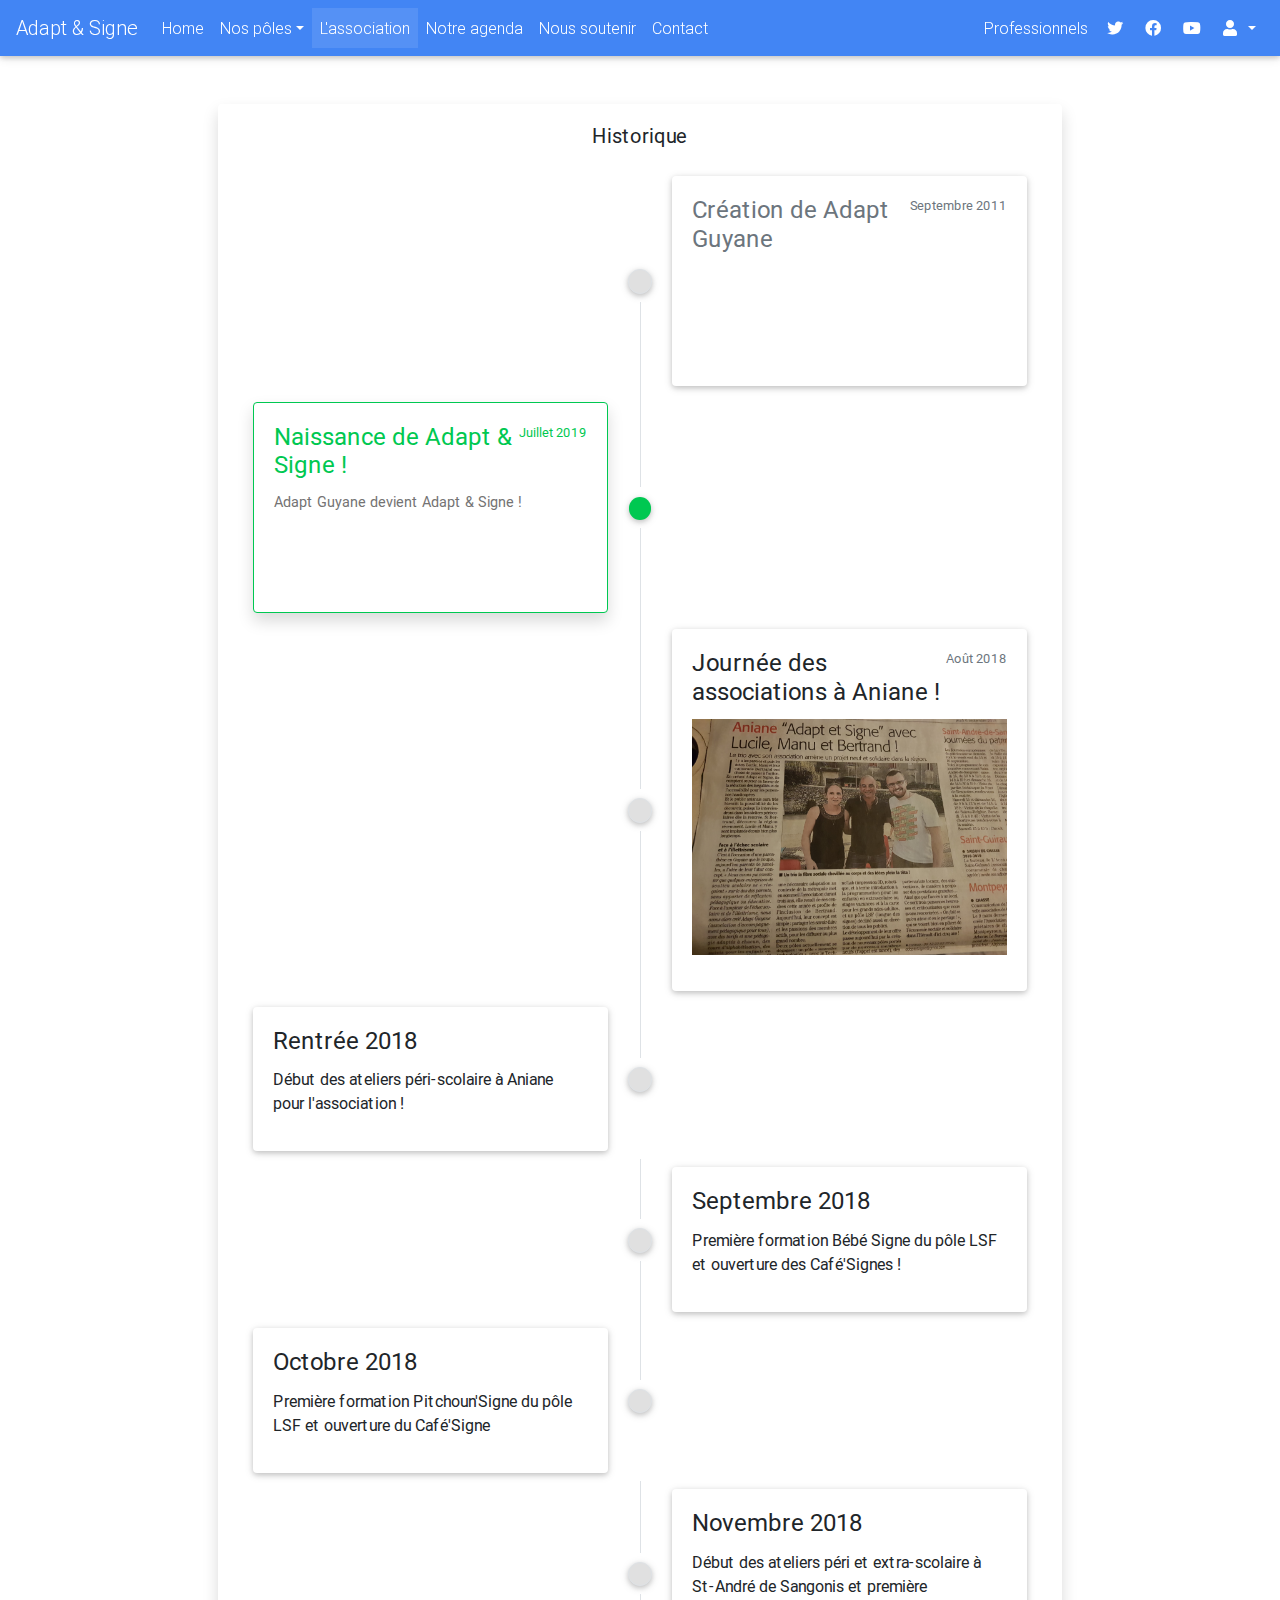
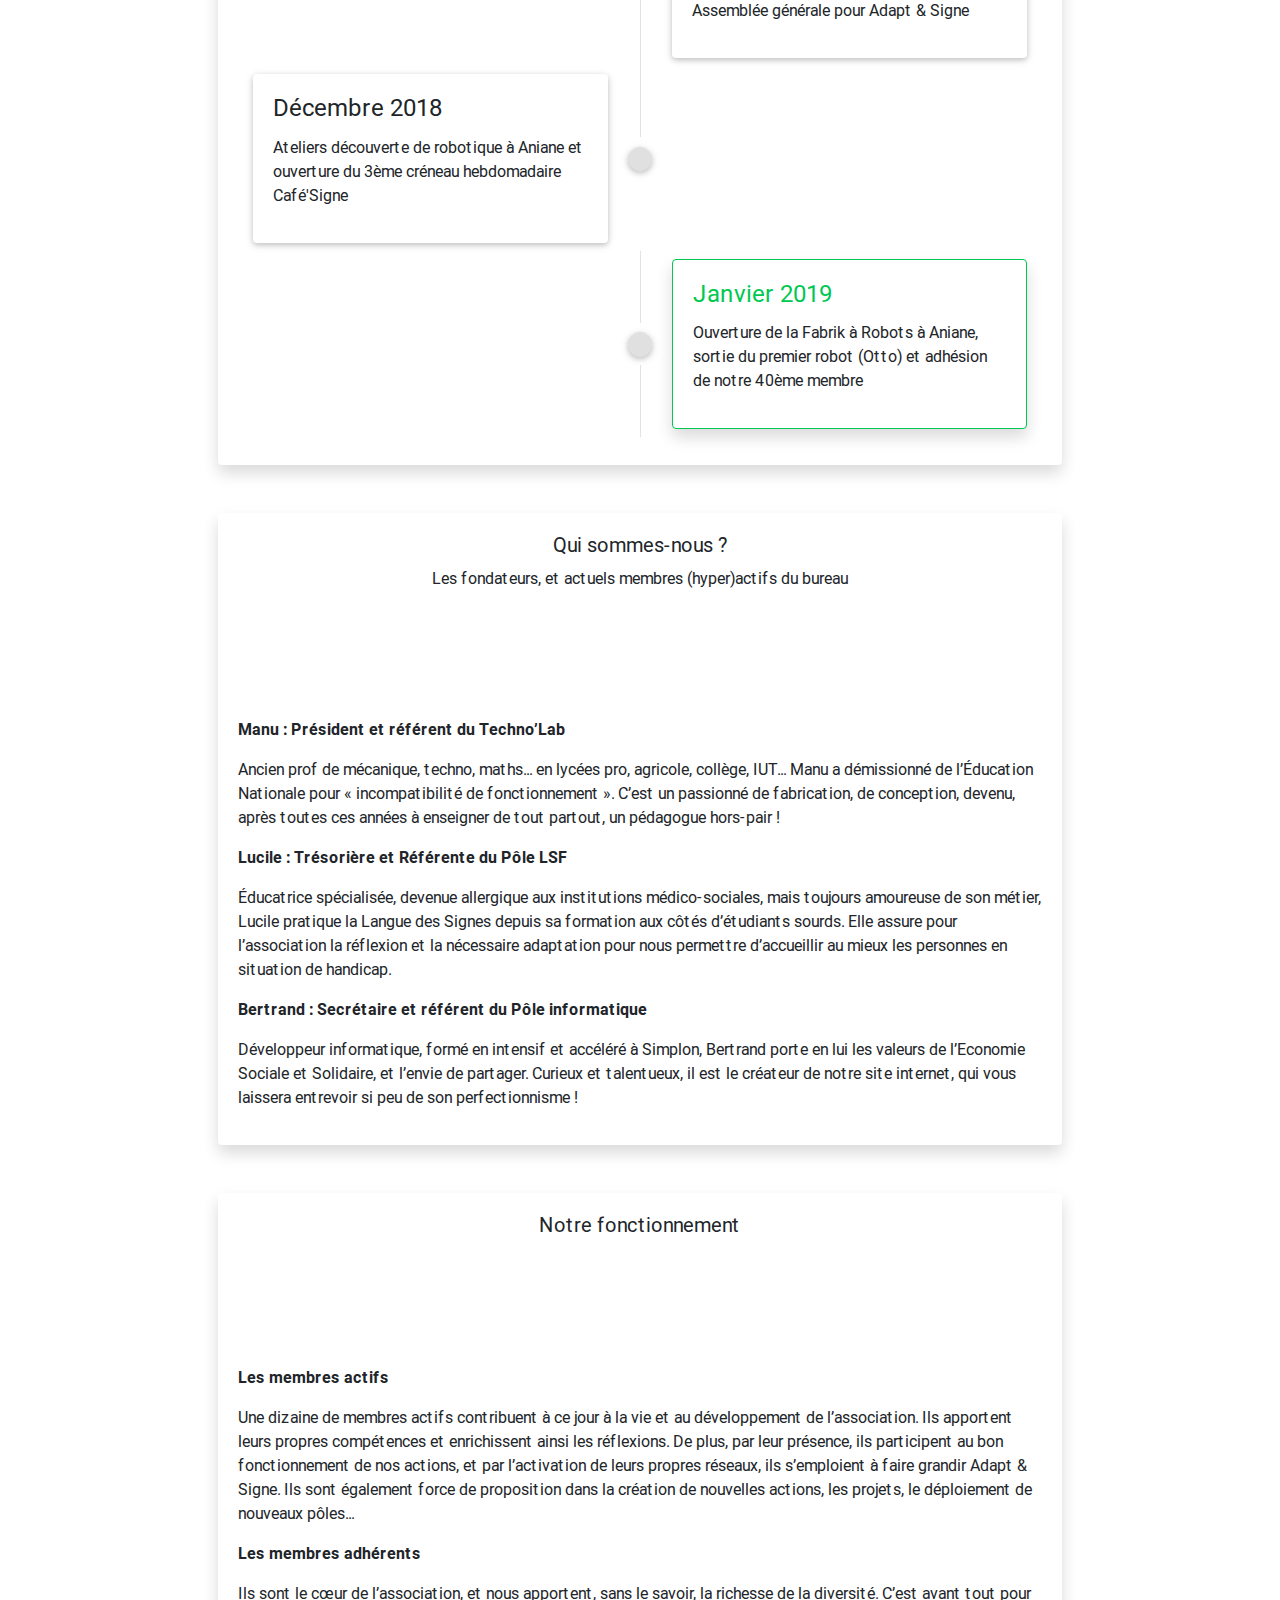
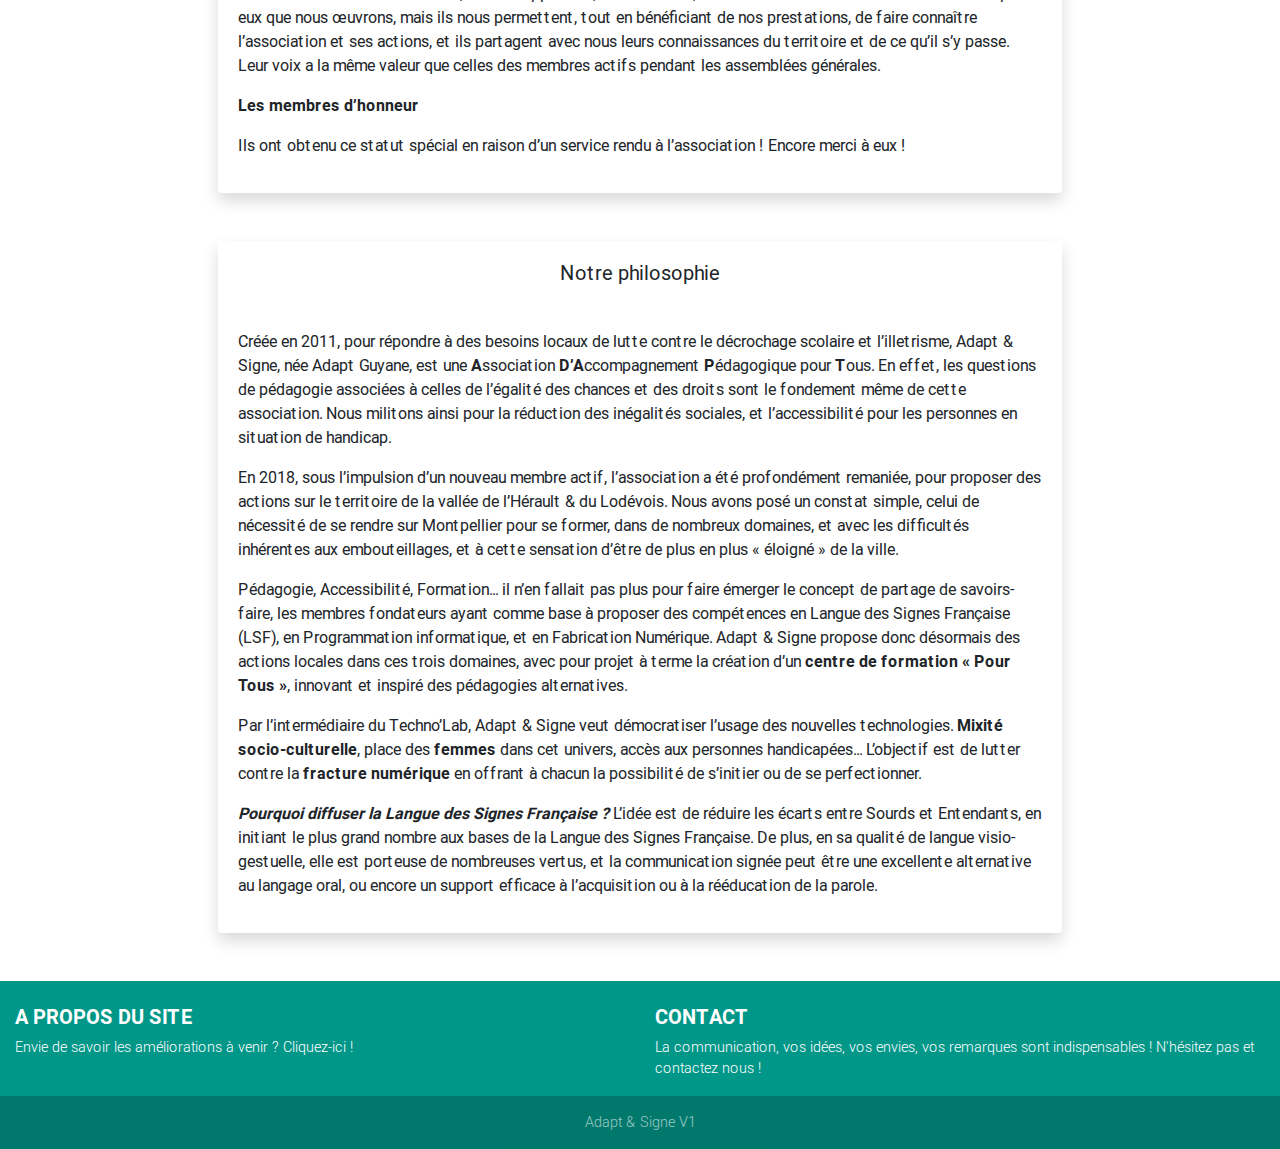
<file: association.html>
<!DOCTYPE html>
<html lang="en">

<head>
  <meta charset="utf-8">
  <meta name="viewport" content="width=device-width, initial-scale=1, shrink-to-fit=no">
  <meta http-equiv="x-ua-compatible" content="ie=edge">
  <title>Adapt & Signe</title>
  <!-- Font Awesome -->
  <link rel="stylesheet" href="https://use.fontawesome.com/releases/v5.6.3/css/all.css">
  <!-- Bootstrap core CSS -->
  <link href="css/bootstrap.min.css" rel="stylesheet">
  <!-- Material Design Bootstrap -->
  <link href="css/mdb.min.css" rel="stylesheet">
  <!-- Your custom styles (optional) -->
  <link href="css/style.css" rel="stylesheet">
</head>

<body>

  <!-- Start your project here-->
  <!--Navbar-->
  <nav class="navbar sticky-top navbar-expand-lg navbar-dark primary-color">

    <!-- Navbar brand -->
    <a class="navbar-brand" href="index.html">Adapt & Signe</a>

    <!-- Collapse button -->
    <button class="navbar-toggler" type="button" data-toggle="collapse" data-target="#basicExampleNav" aria-controls="basicExampleNav" aria-expanded="false" aria-label="Toggle navigation">
      <span class="navbar-toggler-icon"></span>
    </button>

    <!-- Collapsible content -->
    <div class="collapse navbar-collapse" id="basicExampleNav">

      <!-- Links -->
      <ul class="navbar-nav mr-auto">
        <li class="nav-item">
          <a class="nav-link" href="index.html">Home
          </a>
        </li>
        <!-- Dropdown -->
        <li class="nav-item dropdown">
          <a class="nav-link dropdown-toggle" id="navbarDropdownMenuLink" data-toggle="dropdown" aria-haspopup="true" aria-expanded="false">Nos pôles</a>
          <div class="dropdown-menu dropdown-primary" aria-labelledby="navbarDropdownMenuLink">
            <a class="dropdown-item" href="lsf.html">LSF</a>
            <a class="dropdown-item" href="technolab.html">Techno'lab</a>
            <a class="dropdown-item" href="infolab.html">Info'lab</a>
            <a class="dropdown-item" href="zerodechets.html">Zéro déchets</a>
          </div>
        </li>
        <li class="nav-item active">
          <a class="nav-link" href="association.html">L'association
            <span class="sr-only">(current)</span>
          </a>
        </li>
        <li class="nav-item">
          <a class="nav-link" href="agenda.html">Notre agenda</a>
        </li>
        <li class="nav-item">
          <a class="nav-link" href="nous-soutenir.html">Nous soutenir</a>
        </li>
        <li class="nav-item">
          <a class="nav-link" href="contact.html">Contact</a>
        </li>

      </ul>
      <!-- Links -->

      <ul class="navbar-nav ml-auto nav-flex-icons">
        <li class="nav-item">
          <a class="nav-link" href="professionnels.html">Professionnels</a>
        </li>
        <li class="nav-item">
          <a href="https://twitter.com/adaptetsigne" class="nav-link waves-effect waves-light">
            <i class="fab fa-twitter"></i>
          </a>
        </li>
        <li class="nav-item">
          <a href="https://www.facebook.com/adaptetsigne" class="nav-link waves-effect waves-light">
            <i class="fab fa-facebook"></i>
          </a>
        </li>
        <li class="nav-item">
          <a href="https://www.youtube.com/channel/UCA9Xvg0OcUQzILGCU4fGTXg" class="nav-link waves-effect waves-light">
            <i class="fab fa-youtube"></i>
          </a>
        </li>
        <li class="nav-item dropdown disabled">
          <a class="nav-link dropdown-toggle" id="navbarDropdownMenuLink-333" data-toggle="dropdown" aria-haspopup="true" aria-expanded="false">
            <i class="fas fa-user"></i>
          </a>
          <div class="dropdown-menu dropdown-menu-right dropdown-default" aria-labelledby="navbarDropdownMenuLink-333">
            <a class="dropdown-item" href="#">Action</a>
            <a class="dropdown-item" href="#">Another action</a>
            <a class="dropdown-item" href="#">Something else here</a>
          </div>
        </li>
      </ul>
    </div>
    <!-- Collapsible content -->

  </nav>
  <!--/.Navbar-->

  <div id="timeline"></div>

  <div class="row mt-5">
    <div class="col-md-8 offset-md-2 col-lg-8 offset-lg-2 col-sm-12">
      <div class="card shadow">
        <div class="card-body">
          <h5 class="card-title text-center">Historique</h5>

          <div class="container py-2">

            <!-- timeline item 1 -->
            <div class="row no-gutters">
              <div class="col-sm">
                <!--spacer-->
              </div>
              <!-- timeline item 1 center dot -->
              <div class="col-sm-1 text-center flex-column d-none d-sm-flex">
                <div class="row h-50">
                  <div class="col">&nbsp;</div>
                  <div class="col">&nbsp;</div>
                </div>
                <h5 class="m-2">
                  <span class="badge badge-pill bg-light border">&nbsp;</span>
                </h5>
                <div class="row h-50">
                  <div class="col border-right">&nbsp;</div>
                  <div class="col">&nbsp;</div>
                </div>
              </div>
              <!-- timeline item 1 event content -->
              <div class="col-sm py-2">
                <div class="card">
                  <div class="card-body">
                    <div class="float-right text-muted small">Septembre 2011</div>
                    <h4 class="card-title text-muted">Création de Adapt Guyane</h4>
                    <p class="card-text"></p>
                  </div>
                </div>
              </div>
            </div>
            <!--/row-->
            <!-- timeline item 2 -->
            <div class="row no-gutters">
              <div class="col-sm py-2">
                <div class="card border-success shadow">
                  <div class="card-body">
                    <div class="float-right text-success small">Juillet 2019</div>
                    <h4 class="card-title text-success">Naissance de Adapt & Signe !</h4>
                    <p class="card-text">Adapt Guyane devient Adapt & Signe !</p>
                    <!-- <button class="btn btn-sm btn-outline-secondary" type="button" data-target="#t22_details" data-toggle="collapse">Show Details ▼</button>
                                            <div class="collapse border" id="t22_details">
                                                <div class="p-2 text-monospace">
                                                    <div>08:30 - 09:00 Breakfast in CR 2A</div>
                                                    <div>09:00 - 10:30 Live sessions in CR 3</div>
                                                    <div>10:30 - 10:45 Break</div>
                                                    <div>10:45 - 12:00 Live sessions in CR 3</div>
                                                </div>
                                            </div> -->
                  </div>
                </div>
              </div>
              <div class="col-sm-1 text-center flex-column d-none d-sm-flex">
                <div class="row h-50">
                  <div class="col border-right">&nbsp;</div>
                  <div class="col">&nbsp;</div>
                </div>
                <h5 class="m-2">
                  <span class="badge badge-pill bg-success">&nbsp;</span>
                </h5>
                <div class="row h-50">
                  <div class="col border-right">&nbsp;</div>
                  <div class="col">&nbsp;</div>
                </div>
              </div>
              <div class="col-sm">
                <!--spacer-->
              </div>
            </div>
            <!--/row-->
            <!-- timeline item 3 -->
            <div class="row no-gutters">
              <div class="col-sm">
                <!--spacer-->
              </div>
              <div class="col-sm-1 text-center flex-column d-none d-sm-flex">
                <div class="row h-50">
                  <div class="col border-right">&nbsp;</div>
                  <div class="col">&nbsp;</div>
                </div>
                <h5 class="m-2">
                  <span class="badge badge-pill bg-light border">&nbsp;</span>
                </h5>
                <div class="row h-50">
                  <div class="col border-right">&nbsp;</div>
                  <div class="col">&nbsp;</div>
                </div>
              </div>
              <div class="col-sm py-2">
                <div class="card">
                  <div class="card-body zoom">
                    <div class="float-right text-muted small">Août 2018</div>
                    <h4 class="card-title">Journée des associations à Aniane !</h4>
                    <p>
                      <a href="img/feteaniane.jpg"><img src="img/feteaniane.jpg" class="img-fluid" alt="Responsive image"></a>
                    </p>
                  </div>
                </div>
              </div>
            </div>
            <!--/row-->
            <!-- timeline item 4 -->
            <div class="row no-gutters">
              <div class="col-sm py-2">
                <div class="card">
                  <div class="card-body">
                    <div class="float-right text-muted small"></div>
                    <h4 class="card-title">Rentrée 2018</h4>
                    <p>Début des ateliers péri-scolaire à Aniane pour l'association !</p>
                  </div>
                </div>
              </div>
              <div class="col-sm-1 text-center flex-column d-none d-sm-flex">
                <div class="row h-50">
                  <div class="col border-right">&nbsp;</div>
                  <div class="col">&nbsp;</div>
                </div>
                <h5 class="m-2">
                  <span class="badge badge-pill bg-light border">&nbsp;</span>
                </h5>
                <div class="row h-50">
                  <div class="col">&nbsp;</div>
                  <div class="col">&nbsp;</div>
                </div>
              </div>
              <div class="col-sm">
                <!--spacer-->
              </div>
            </div>
            <!--/row-->
            <!-- timeline item 5 -->
            <div class="row no-gutters">
              <div class="col-sm">
                <!--spacer-->
              </div>
              <div class="col-sm-1 text-center flex-column d-none d-sm-flex">
                <div class="row h-50">
                  <div class="col border-right">&nbsp;</div>
                  <div class="col">&nbsp;</div>
                </div>
                <h5 class="m-2">
                  <span class="badge badge-pill bg-light border">&nbsp;</span>
                </h5>
                <div class="row h-50">
                  <div class="col border-right">&nbsp;</div>
                  <div class="col">&nbsp;</div>
                </div>
              </div>
              <div class="col-sm py-2">
                <div class="card">
                  <div class="card-body zoom">
                    <div class="float-right text-muted small"></div>
                    <h4 class="card-title">Septembre 2018</h4>
                    <p>Première formation Bébé Signe du pôle LSF et ouverture des Café'Signes !
                    </p>
                  </div>
                </div>
              </div>
            </div>
            <!--/row-->
            <!-- timeline item 6 -->
            <div class="row no-gutters">
              <div class="col-sm py-2">
                <div class="card">
                  <div class="card-body">
                    <div class="float-right text-muted small"></div>
                    <h4 class="card-title">Octobre 2018</h4>
                    <p>Première formation Pitchoun'Signe du pôle LSF et ouverture du Café'Signe</p>
                  </div>
                </div>
              </div>
              <div class="col-sm-1 text-center flex-column d-none d-sm-flex">
                <div class="row h-50">
                  <div class="col border-right">&nbsp;</div>
                  <div class="col">&nbsp;</div>
                </div>
                <h5 class="m-2">
                  <span class="badge badge-pill bg-light border">&nbsp;</span>
                </h5>
                <div class="row h-50">
                  <div class="col">&nbsp;</div>
                  <div class="col">&nbsp;</div>
                </div>
              </div>
              <div class="col-sm">
                <!--spacer-->
              </div>
            </div>
            <!--/row-->
            <!-- timeline item 7 -->
            <div class="row no-gutters">
              <div class="col-sm">
                <!--spacer-->
              </div>
              <div class="col-sm-1 text-center flex-column d-none d-sm-flex">
                <div class="row h-50">
                  <div class="col border-right">&nbsp;</div>
                  <div class="col">&nbsp;</div>
                </div>
                <h5 class="m-2">
                  <span class="badge badge-pill bg-light border">&nbsp;</span>
                </h5>
                <div class="row h-50">
                  <div class="col border-right">&nbsp;</div>
                  <div class="col">&nbsp;</div>
                </div>
              </div>
              <div class="col-sm py-2">
                <div class="card">
                  <div class="card-body zoom">
                    <div class="float-right text-muted small"></div>
                    <h4 class="card-title">Novembre 2018</h4>
                    <p>Début des ateliers péri et extra-scolaire à St-André de Sangonis et première Assemblée générale pour Adapt & Signe
                    </p>
                  </div>
                </div>
              </div>
            </div>
            <!--/row-->
            <!-- timeline item 8 -->
            <div class="row no-gutters">
              <div class="col-sm py-2">
                <div class="card">
                  <div class="card-body">
                    <div class="float-right text-muted small"></div>
                    <h4 class="card-title">Décembre 2018</h4>
                    <p>Ateliers découverte de robotique à Aniane et ouverture du 3ème créneau hebdomadaire Café'Signe</p>
                  </div>
                </div>
              </div>
              <div class="col-sm-1 text-center flex-column d-none d-sm-flex">
                <div class="row h-50">
                  <div class="col border-right">&nbsp;</div>
                  <div class="col">&nbsp;</div>
                </div>
                <h5 class="m-2">
                  <span class="badge badge-pill bg-light border">&nbsp;</span>
                </h5>
                <div class="row h-50">
                  <div class="col">&nbsp;</div>
                  <div class="col">&nbsp;</div>
                </div>
              </div>
              <div class="col-sm">
                <!--spacer-->
              </div>
            </div>
            <!--/row-->
            <!-- timeline item 9 -->
            <div class="row no-gutters">
              <div class="col-sm">
                <!--spacer-->
              </div>
              <div class="col-sm-1 text-center flex-column d-none d-sm-flex">
                <div class="row h-50">
                  <div class="col border-right">&nbsp;</div>
                  <div class="col">&nbsp;</div>
                </div>
                <h5 class="m-2">
                  <span class="badge badge-pill bg-light border">&nbsp;</span>
                </h5>
                <div class="row h-50">
                  <div class="col border-right">&nbsp;</div>
                  <div class="col">&nbsp;</div>
                </div>
              </div>
              <div class="col-sm py-2">
                <div class="card border-success shadow">
                  <div class="card-body zoom">
                    <div class="float-right text-muted text-success small"></div>
                    <h4 class="card-title text-success">Janvier 2019</h4>
                    <p>Ouverture de la Fabrik à Robots à Aniane, sortie du premier robot (Otto) et adhésion de notre 40ème membre
                    </p>
                  </div>
                </div>
              </div>
            </div>
            <!--/row-->
          </div>
        </div>
      </div>
    </div>
  </div>

  <div id="quiSommesNous"></div>
  <div class="row mt-5">
    <div class="col-md-8 offset-md-2 col-lg-8 offset-lg-2 col-sm-12">
      <div class="card shadow">
        <div class="card-body">
          <h5 class="card-title text-center">Qui sommes-nous ?</h5>
          <h6 class="card-title text-center">Les fondateurs, et actuels membres (hyper)actifs du bureau
          </h6>
          <p class="card-text text-center p-2">
            <p class="font-weight-bolder">Manu : Président et référent du Techno’Lab</p>
            <p>Ancien prof de mécanique, techno, maths... en lycées pro, agricole, collège, IUT... Manu a démissionné de l’Éducation Nationale pour « incompatibilité de fonctionnement ». C’est un passionné de fabrication, de conception, devenu,
              après toutes ces années à enseigner de tout partout, un pédagogue hors-pair !</p>
            <p class="font-weight-bolder">Lucile : Trésorière et Référente du Pôle LSF
            </p>
            <p>Éducatrice spécialisée, devenue allergique aux institutions médico-sociales, mais toujours amoureuse de son métier, Lucile pratique la Langue des Signes depuis sa formation aux côtés d’étudiants sourds. Elle assure pour l’association
              la réflexion et la nécessaire adaptation pour nous permettre d’accueillir au mieux les personnes en situation de handicap.</p>
            <p class="font-weight-bolder">Bertrand : Secrétaire et référent du Pôle informatique</p>
            <p>Développeur informatique, formé en intensif et accéléré à Simplon, Bertrand porte en lui les valeurs de l’Economie Sociale et Solidaire, et l’envie de partager. Curieux et talentueux, il est le créateur de notre site internet,
              qui vous laissera entrevoir si peu de son perfectionnisme !</p>
          </p>
        </div>
      </div>
    </div>
  </div>
  <div id="notreFonctionnement"></div>
  <div class="row mt-5">
    <div class="col-md-8 offset-md-2 col-lg-8 offset-lg-2 col-sm-12">
      <div class="card shadow">
        <div class="card-body">
          <h5 class="card-title text-center">Notre fonctionnement</h5>
          <p class="card-text text-center p-2">
            <p class="font-weight-bold">Les membres actifs</p>
            <p>Une dizaine de membres actifs contribuent à ce jour à la vie et au développement de l’association. Ils apportent leurs propres compétences et enrichissent ainsi les réflexions. De plus, par leur présence, ils participent au bon
              fonctionnement de nos actions, et par l’activation de leurs propres réseaux, ils s’emploient à faire grandir Adapt & Signe. Ils sont également force de proposition dans la création de nouvelles actions, les projets, le déploiement
              de nouveaux pôles...</p>
            <p class="font-weight-bold">Les membres adhérents</p>
            <p>Ils sont le cœur de l’association, et nous apportent, sans le savoir, la richesse de la diversité. C’est avant tout pour eux que nous œuvrons, mais ils nous permettent, tout en bénéficiant de nos prestations, de faire connaître
              l’association et ses actions, et ils partagent avec nous leurs connaissances du territoire et de ce qu’il s’y passe. Leur voix a la même valeur que celles des membres actifs pendant les assemblées générales.
            </p>
            <p class="font-weight-bold">Les membres d’honneur</p>
            <p>Ils ont obtenu ce statut spécial en raison d’un service rendu à l’association ! Encore merci à eux !</p>
          </p>
        </div>
      </div>
    </div>
  </div>
  <div class="row mt-5">
    <div class="col-md-8 offset-md-2 col-lg-8 offset-lg-2 col-sm-12">
      <div class="card shadow">
        <div class="card-body">
          <h5 class="card-title text-center" id="notrePhilosophie">Notre philosophie</h5>
          <p class="text-center p-2">

            <p>Créée en 2011, pour répondre à des besoins locaux de lutte contre le décrochage scolaire et l’illetrisme, Adapt & Signe, née Adapt Guyane, est une <span class="font-weight-bolder">A</span>ssociation <span class="font-weight-bolder">D’A</span>ccompagnement
              <span class="font-weight-bolder">P</span>édagogique pour <span class="font-weight-bolder">T</span>ous. En effet, les questions de pédagogie associées à celles de l’égalité des chances et des droits sont le fondement même de cette
              association. Nous militons ainsi pour
              la réduction des inégalités sociales, et l’accessibilité pour les personnes en situation de handicap.</p>

            <p>En 2018, sous l’impulsion d’un nouveau membre actif, l’association a été profondément remaniée, pour proposer des actions sur
              le territoire de la vallée de l’Hérault & du Lodévois. Nous avons posé un constat simple, celui de nécessité de se rendre sur Montpellier pour se former, dans de nombreux domaines, et avec les difficultés inhérentes aux embouteillages,
              et à cette sensation d’être de plus en plus « éloigné » de la ville.</p>

            <p>Pédagogie, Accessibilité, Formation... il n’en fallait pas plus pour faire émerger le concept de partage de savoirs-faire, les membres fondateurs ayant comme
              base à proposer des compétences en Langue des Signes Française (LSF), en Programmation informatique, et en Fabrication Numérique. Adapt & Signe propose donc désormais des actions locales dans ces trois domaines, avec pour projet
              à terme la création d’un <span class="font-weight-bolder">centre de formation « Pour Tous »</span>, innovant et inspiré des pédagogies alternatives.</p>

            <p>Par l’intermédiaire du Techno’Lab, Adapt & Signe veut démocratiser l’usage des
              nouvelles technologies. <span class="font-weight-bolder">Mixité socio-culturelle</span>, place des <span class="font-weight-bolder">femmes</span> dans cet univers, accès aux personnes handicapées... L’objectif est de lutter contre
              la <span class="font-weight-bolder">fracture numérique</span> en offrant à chacun la possibilité de s’initier ou de se perfectionner.</p>

            <p><span class="font-weight-bolder font-italic">Pourquoi diffuser la Langue des Signes Française ?</span> L’idée est de réduire les écarts entre Sourds et Entendants, en initiant le plus grand nombre aux bases de la Langue des Signes
              Française. De plus, en sa qualité de langue visio-gestuelle, elle est porteuse de nombreuses vertus, et la communication signée peut être une excellente alternative au langage oral, ou encore un support efficace à l’acquisition
              ou à la rééducation de la parole.</p>
          </p>
        </div>
      </div>
    </div>
  </div>
  <!-- /Start your project here-->
  <!-- Footer -->
  <footer class="page-footer font-small teal pt-4 mt-5">
    <!-- Footer Text -->
    <div class="container-fluid text-center text-md-left">
      <!-- Grid row -->
      <div class="row">
        <!-- Grid column -->
        <div class="col-md-6 mt-md-0 mt-3">
          <!-- Content -->
          <h5 class="text-uppercase font-weight-bold">A propos du site</h5>
          <p>Envie de savoir les améliorations à venir ? <a href="apropos.html">Cliquez-ici !</a></p>
        </div>
        <!-- Grid column -->
        <hr class="clearfix w-100 d-md-none pb-3">
        <!-- Grid column -->
        <div class="col-md-6 mb-md-0 mb-3">
          <!-- Content -->
          <h5 class="text-uppercase font-weight-bold">Contact</h5>
          <p>La communication, vos idées, vos envies, vos remarques sont <span class="underline">indispensables !</span> <a href="contact.html">N'hésitez pas et contactez nous !</a></p>
        </div>
        <!-- Grid column -->
      </div>
      <!-- Grid row -->
    </div>
    <!-- Footer Text -->
    <!-- Copyright -->
    <div class="footer-copyright text-center py-3">Adapt & Signe V1
    </div>
    <!-- Copyright -->
  </footer>
  <!-- Footer -->
  <!-- SCRIPTS -->
  <!-- JQuery -->
  <script type="text/javascript" src="js/jquery-3.3.1.min.js"></script>
  <!-- Bootstrap tooltips -->
  <script type="text/javascript" src="js/popper.min.js"></script>
  <!-- Bootstrap core JavaScript -->
  <script type="text/javascript" src="js/bootstrap.min.js"></script>
  <!-- MDB core JavaScript -->
  <script type="text/javascript" src="js/mdb.js"></script>
  <script type="text/javascript">
  </script>
</body>

</html>
</file>
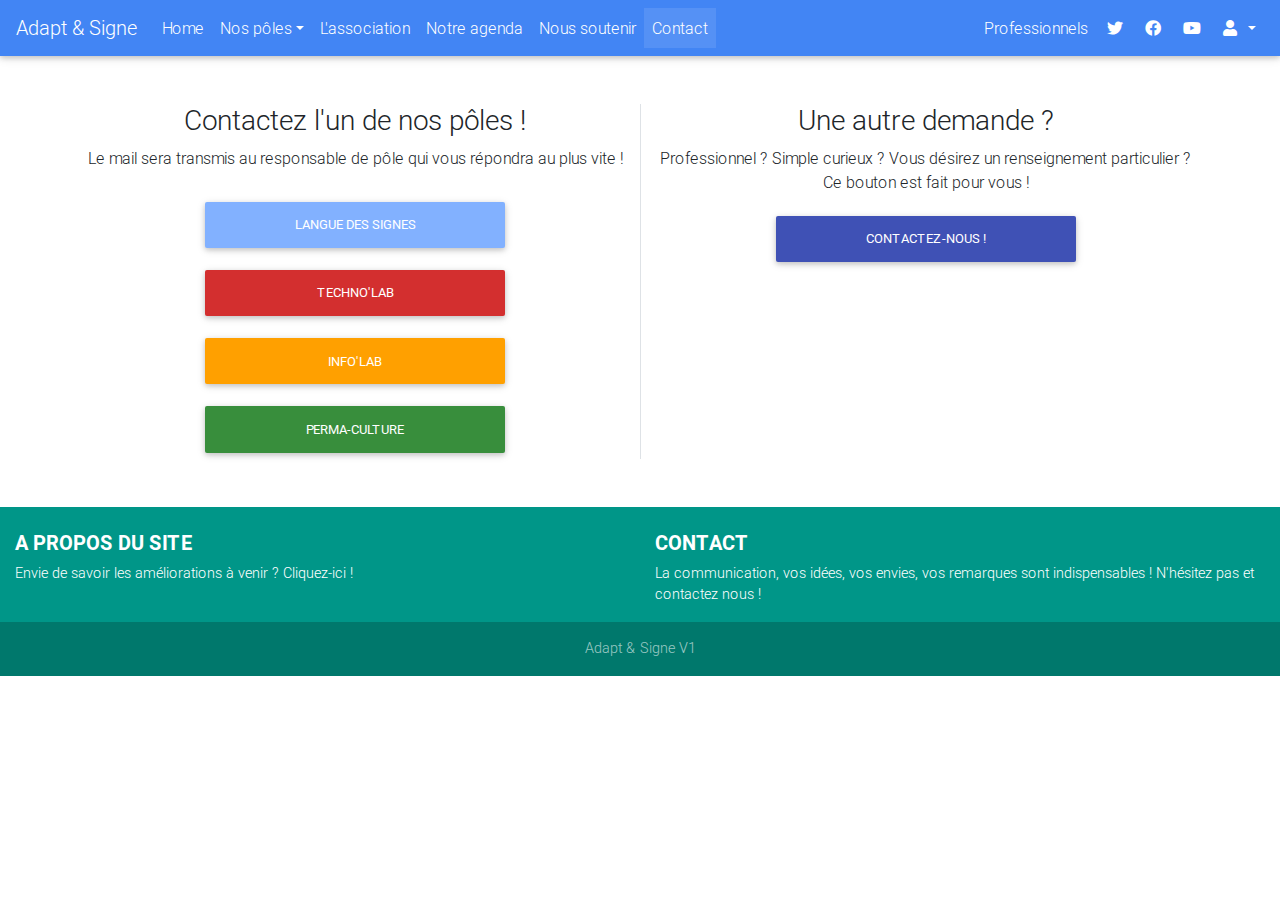
<file: contact.html>
<!DOCTYPE html>
<html lang="en">

<head>
  <meta charset="utf-8">
  <meta name="viewport" content="width=device-width, initial-scale=1, shrink-to-fit=no">
  <meta http-equiv="x-ua-compatible" content="ie=edge">
  <title>Adapt & Signe</title>
  <!-- Font Awesome -->
  <link rel="stylesheet" href="https://use.fontawesome.com/releases/v5.6.3/css/all.css">
  <!-- Bootstrap core CSS -->
  <link href="css/bootstrap.min.css" rel="stylesheet">
  <!-- Material Design Bootstrap -->
  <link href="css/mdb.min.css" rel="stylesheet">
  <!-- Your custom styles (optional) -->
  <link href="css/style.css" rel="stylesheet">
</head>

<body>

  <!--Navbar-->
  <nav class="navbar sticky-top navbar-expand-lg navbar-dark primary-color">

    <!-- Navbar brand -->
    <a class="navbar-brand" href="index.html">Adapt & Signe</a>

    <!-- Collapse button -->
    <button class="navbar-toggler" type="button" data-toggle="collapse" data-target="#basicExampleNav" aria-controls="basicExampleNav" aria-expanded="false" aria-label="Toggle navigation">
      <span class="navbar-toggler-icon"></span>
    </button>

    <!-- Collapsible content -->
    <div class="collapse navbar-collapse" id="basicExampleNav">

      <!-- Links -->
      <ul class="navbar-nav mr-auto">
        <li class="nav-item">
          <a class="nav-link" href="index.html">Home
          </a>
        </li>
        <!-- Dropdown -->
        <li class="nav-item dropdown">
          <a class="nav-link dropdown-toggle" id="navbarDropdownMenuLink" data-toggle="dropdown" aria-haspopup="true" aria-expanded="false">Nos pôles</a>
          <div class="dropdown-menu dropdown-primary" aria-labelledby="navbarDropdownMenuLink">
            <a class="dropdown-item" href="lsf.html">LSF</a>
            <a class="dropdown-item" href="technolab.html">Techno'lab</a>
            <a class="dropdown-item" href="infolab.html">Info'lab</a>
            <a class="dropdown-item" href="zerodechets.html">Zéro déchets</a>
          </div>
        </li>
        <li class="nav-item">
          <a class="nav-link" href="association.html">L'association</a>
        </li>
        <li class="nav-item">
          <a class="nav-link" href="agenda.html">Notre agenda</a>
        </li>
        <li class="nav-item">
          <a class="nav-link" href="nous-soutenir.html">Nous soutenir</a>
        </li>
        <li class="nav-item active">
          <a class="nav-link" href="contact.html">Contact</a>
          <span class="sr-only">(current)</span>
        </li>

      </ul>
      <!-- Links -->

      <ul class="navbar-nav ml-auto nav-flex-icons">
        <li class="nav-item">
          <a class="nav-link" href="professionnels.html">Professionnels</a>
        </li>
        <li class="nav-item">
          <a href="https://twitter.com/adaptetsigne" class="nav-link waves-effect waves-light">
            <i class="fab fa-twitter"></i>
          </a>
        </li>
        <li class="nav-item">
          <a href="https://www.facebook.com/adaptetsigne" class="nav-link waves-effect waves-light">
            <i class="fab fa-facebook"></i>
          </a>
        </li>
        <li class="nav-item">
          <a href="https://www.youtube.com/channel/UCA9Xvg0OcUQzILGCU4fGTXg" class="nav-link waves-effect waves-light">
            <i class="fab fa-youtube"></i>
          </a>
        </li>
        <li class="nav-item dropdown disabled">
          <a class="nav-link dropdown-toggle" id="navbarDropdownMenuLink-333" data-toggle="dropdown" aria-haspopup="true" aria-expanded="false">
            <i class="fas fa-user"></i>
          </a>
          <div class="dropdown-menu dropdown-menu-right dropdown-default" aria-labelledby="navbarDropdownMenuLink-333">
            <a class="dropdown-item" href="#">Action</a>
            <a class="dropdown-item" href="#">Another action</a>
            <a class="dropdown-item" href="#">Something else here</a>
          </div>
        </li>
      </ul>
    </div>
    <!-- Collapsible content -->

  </nav>
  <!--/.Navbar-->
  <!-- /Start your project here-->
  <div class="container">
    <div class="row mt-5">
      <div class="col-md-6 text-center">
        <h3>Contactez l'un de nos pôles !</h3>
        <p>Le mail sera transmis au responsable de pôle qui vous répondra au plus vite ! </p>
        <div class="">
          <a href="mailto:lsf@adaptetsigne.org"><button type="button" class="btn btn-light-blue mt-3 w-300">Langue des signes</button></a>
        </div>
        <div class="">
          <a href="mailto:technolab@adaptetsigne.org"><button type="button" class="btn btn-red mt-3 w-300">Techno'Lab</button></a>
        </div>
        <div class="">
          <a href="mailto:infolab@adaptetsigne.org"><button type="button" class="btn btn-amber mt-3 w-300">Info'Lab</button></a>
        </div>
        <div class="">
          <a href="mailto:lsf@adaptetsigne.org"><button type="button" class="btn btn-green mt-3 w-300">Perma-culture</button></a>

        </div>

      </div>
      <div class="col-md-6 border-left text-center">
        <h3>Une autre demande ?</h3>
        <p>Professionnel ? Simple curieux ? Vous désirez un renseignement particulier ? Ce bouton est fait pour vous !</p>
        <a href="mailto:contact@adaptetsigne.org"><button type="button" class="btn btn-indigo w-300">Contactez-nous !</button></a>
      </div>
    </div>
  </div>
  <!-- Footer -->
  <footer class="page-footer font-small teal pt-4 mt-5">
    <!-- Footer Text -->
    <div class="container-fluid text-center text-md-left">
      <!-- Grid row -->
      <div class="row">
        <!-- Grid column -->
        <div class="col-md-6 mt-md-0 mt-3">
          <!-- Content -->
          <h5 class="text-uppercase font-weight-bold">A propos du site</h5>
          <p>Envie de savoir les améliorations à venir ? <a href="apropos.html">Cliquez-ici !</a></p>
        </div>
        <!-- Grid column -->
        <hr class="clearfix w-100 d-md-none pb-3">
        <!-- Grid column -->
        <div class="col-md-6 mb-md-0 mb-3">
          <!-- Content -->
          <h5 class="text-uppercase font-weight-bold">Contact</h5>
          <p>La communication, vos idées, vos envies, vos remarques sont <span class="underline">indispensables !</span> <a href="contact.html">N'hésitez pas et contactez nous !</a></p>
        </div>
        <!-- Grid column -->
      </div>
      <!-- Grid row -->
    </div>
    <!-- Footer Text -->
    <!-- Copyright -->
    <div class="footer-copyright text-center py-3">Adapt & Signe V1
    </div>
    <!-- Copyright -->
  </footer>
  <!-- Footer -->
  <!-- SCRIPTS -->
  <!-- JQuery -->
  <script type="text/javascript" src="js/jquery-3.3.1.min.js"></script>
  <!-- Bootstrap tooltips -->
  <script type="text/javascript" src="js/popper.min.js"></script>
  <!-- Bootstrap core JavaScript -->
  <script type="text/javascript" src="js/bootstrap.min.js"></script>
  <!-- MDB core JavaScript -->
  <script type="text/javascript" src="js/mdb.js"></script>
  <script type="text/javascript">
  </script>
</body>

</html>
</file>
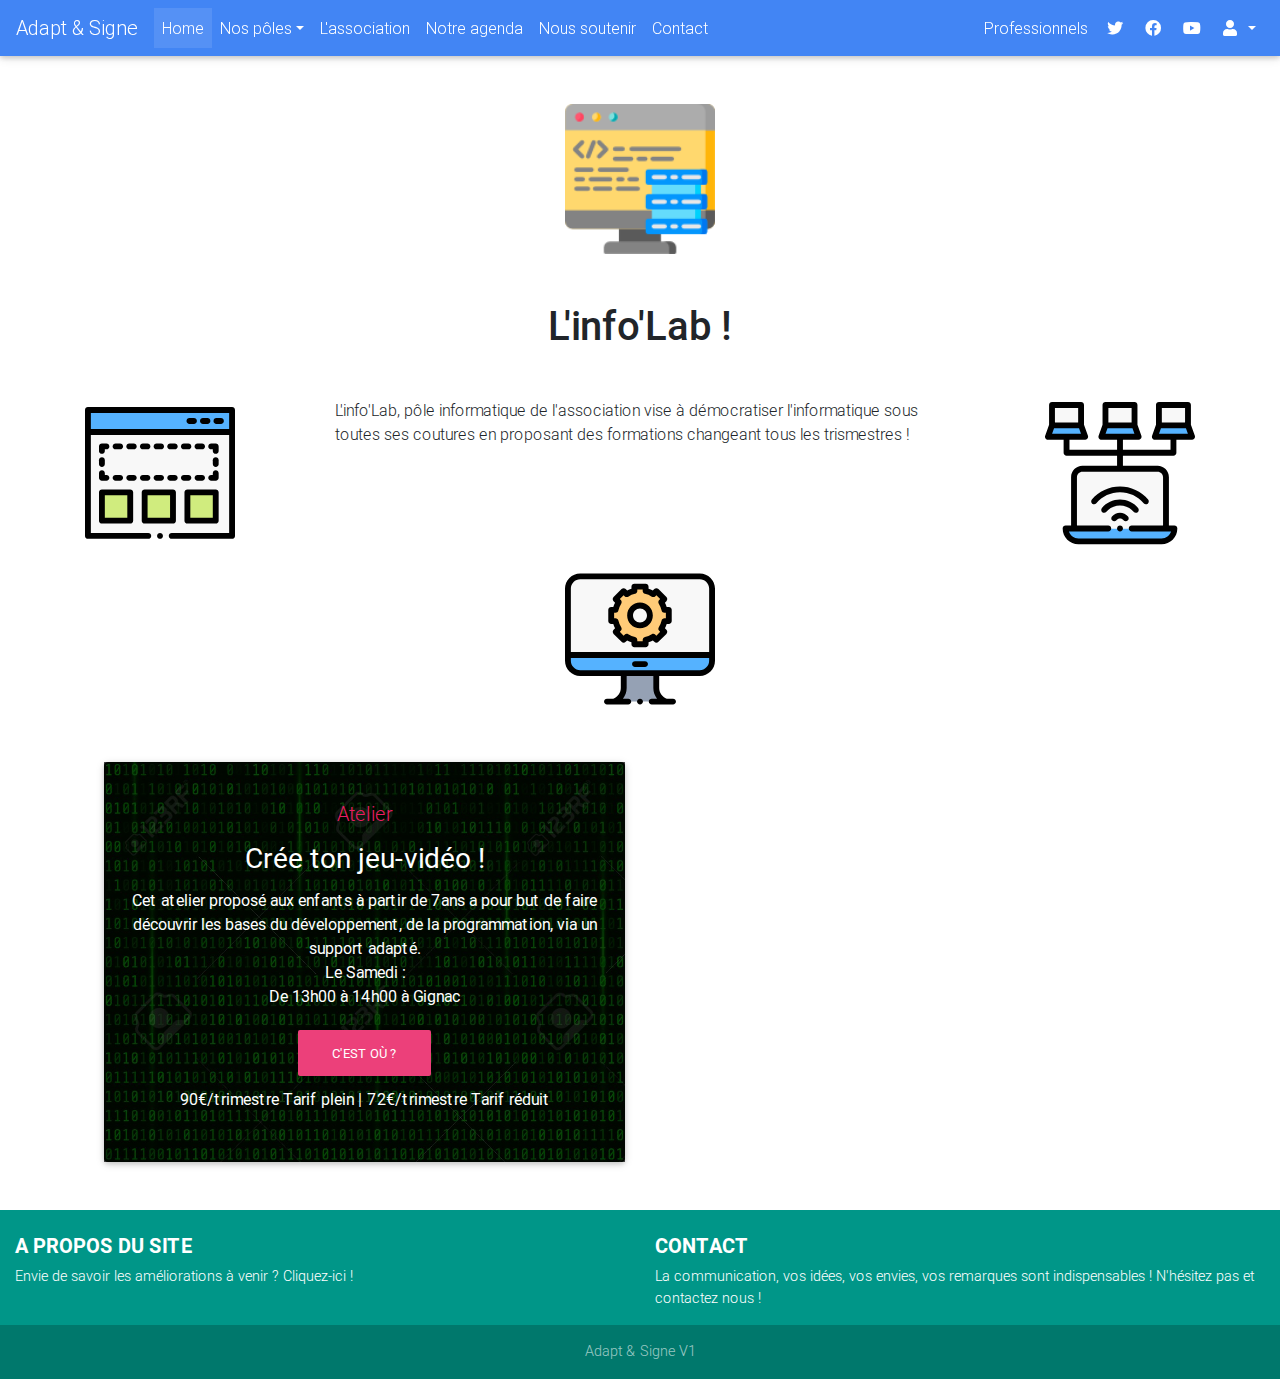
<file: infolab.html>
<!DOCTYPE html>
<html lang="en">

<head>
  <meta charset="utf-8">
  <meta name="viewport" content="width=device-width, initial-scale=1, shrink-to-fit=no">
  <meta http-equiv="x-ua-compatible" content="ie=edge">
  <title>Adapt & Signe</title>
  <!-- Font Awesome -->
  <link rel="stylesheet" href="https://use.fontawesome.com/releases/v5.6.3/css/all.css">
  <!-- Bootstrap core CSS -->
  <link href="css/bootstrap.min.css" rel="stylesheet">
  <!-- Material Design Bootstrap -->
  <link href="css/mdb.min.css" rel="stylesheet">
  <!-- Your custom styles (optional) -->
  <link href="css/style.css" rel="stylesheet">
</head>

<body>

  <!--Navbar-->
  <nav class="navbar sticky-top navbar-expand-lg navbar-dark primary-color">

    <!-- Navbar brand -->
    <a class="navbar-brand" href="index.html">Adapt & Signe</a>

    <!-- Collapse button -->
    <button class="navbar-toggler" type="button" data-toggle="collapse" data-target="#basicExampleNav" aria-controls="basicExampleNav" aria-expanded="false" aria-label="Toggle navigation">
      <span class="navbar-toggler-icon"></span>
    </button>

    <!-- Collapsible content -->
    <div class="collapse navbar-collapse" id="basicExampleNav">

      <!-- Links -->
      <ul class="navbar-nav mr-auto">
        <li class="nav-item active">
          <a class="nav-link" href="index.html">Home
            <span class="sr-only">(current)</span>
          </a>
        </li>
        <!-- Dropdown -->
        <li class="nav-item dropdown">
          <a class="nav-link dropdown-toggle" id="navbarDropdownMenuLink" data-toggle="dropdown" aria-haspopup="true" aria-expanded="false">Nos pôles</a>
          <div class="dropdown-menu dropdown-primary" aria-labelledby="navbarDropdownMenuLink">
            <a class="dropdown-item" href="lsf.html">LSF</a>
            <a class="dropdown-item" href="technolab.html">Techno'lab</a>
            <a class="dropdown-item" href="infolab.html">Info'lab</a>
            <a class="dropdown-item" href="zerodechets.html">Zéro déchets</a>
          </div>
        </li>
        <li class="nav-item">
          <a class="nav-link" href="association.html">L'association</a>
        </li>
        <li class="nav-item">
          <a class="nav-link" href="agenda.html">Notre agenda</a>
        </li>
        <li class="nav-item">
          <a class="nav-link" href="nous-soutenir.html">Nous soutenir</a>
        </li>
        <li class="nav-item">
          <a class="nav-link" href="contact.html">Contact</a>
        </li>

      </ul>
      <!-- Links -->

      <ul class="navbar-nav ml-auto nav-flex-icons">
        <li class="nav-item">
          <a class="nav-link" href="professionnels.html">Professionnels</a>
        </li>
        <li class="nav-item">
          <a href="https://twitter.com/adaptetsigne" class="nav-link waves-effect waves-light">
            <i class="fab fa-twitter"></i>
          </a>
        </li>
        <li class="nav-item">
          <a href="https://www.facebook.com/adaptetsigne" class="nav-link waves-effect waves-light">
            <i class="fab fa-facebook"></i>
          </a>
        </li>
        <li class="nav-item">
          <a href="https://www.youtube.com/channel/UCA9Xvg0OcUQzILGCU4fGTXg" class="nav-link waves-effect waves-light">
            <i class="fab fa-youtube"></i>
          </a>
        </li>
        <li class="nav-item dropdown disabled">
          <a class="nav-link dropdown-toggle" id="navbarDropdownMenuLink-333" data-toggle="dropdown" aria-haspopup="true" aria-expanded="false">
            <i class="fas fa-user"></i>
          </a>
          <div class="dropdown-menu dropdown-menu-right dropdown-default" aria-labelledby="navbarDropdownMenuLink-333">
            <a class="dropdown-item" href="#">Action</a>
            <a class="dropdown-item" href="#">Another action</a>
            <a class="dropdown-item" href="#">Something else here</a>
          </div>
        </li>
      </ul>
    </div>
    <!-- Collapsible content -->

  </nav>
  <!--/.Navbar-->
  <!-- /Start your project here-->
  <p>
    <img src="img/dev-icon.png" class="rounded mx-auto d-block mt-5" style="height:150px;width:auto" alt="">
  </p>
  <div class="text-center">
    <p class="mb-5 mt-5 h1">L'info'Lab !</p>
  </div>
  <div class="container-fluid">
    <div class="row">
      <div class="col-md-3">
        <p>
          <img src="img/infolab/app.svg" class="rounded mx-auto d-block" style="height:150px;width:auto" alt="" data-aos="zoom-in-left">
        </p>
      </div>
      <div class="col-md-6">
        <p>L'info'Lab, pôle informatique de l'association vise à démocratiser l'informatique sous toutes ses coutures en proposant des formations changeant tous les trismestres !</p>
      </div>
      <div class="col-md-3">
        <p>
          <img src="img/infolab/content.svg" class="rounded mx-auto d-block" style="height:150px;width:auto" alt="" data-aos="zoom-in-right">
        </p>
      </div>
    </div>
  </div>
  <p>
    <img src="img/infolab/video.svg" class="rounded mx-auto d-block" style="height:150px;width:auto" alt="">
  </p>
  <div class="container">
      <div class="row mx-1 mt-5">
        <!-- Grid column -->
        <div class="col-md-6 mb-6">
          <!-- Card -->
          <div class="card card-image" style="background-image: url(img/matrixbackground.jpg);background-size:cover">
            <!-- Content -->
            <div class="text-white text-center d-flex align-items-center rgba-black-strong py-5 px-4 h-400">
              <div>
                <h5 class="pink-text">Atelier</h5>
                <h3 class="card-title pt-2"><strong>Crée ton jeu-vidéo !</strong></h3>
                <p>Cet atelier proposé aux enfants à partir de 7ans a pour but de faire découvrir les bases du développement, de la programmation, via un support adapté. <br>Le Samedi : <br>De 13h00 à 14h00 à Gignac</p>
                <button type="button" class="btn btn-pink" data-toggle="modal" data-target="#exampleModal1">
                  C'est où ?</button>
                <h6 class="card-title pt-2"><strong>90€/trimestre Tarif plein | 72€/trimestre Tarif réduit</strong></h6>
              </div>
            </div>
          </div>
        </div>
      </div>
    </div>
  </div>
  <!-- Modals -->
  <div class="modal fade" id="exampleModal1" tabindex="-1" role="dialog" aria-labelledby="exampleModalLabel1" aria-hidden="true">
    <div class="modal-dialog" role="document">
      <div class="modal-content">
        <div class="modal-header">
          <h5 class="modal-title" id="exampleModalLabel1">Crée ton jeu-vidéo !</h5>
          <button type="button" class="close" data-dismiss="modal" aria-label="Close">
            <span aria-hidden="true">&times;</span>
          </button>
        </div>
        <div class="modal-body">
          <h4 class="text-center">Mescladis - Gignac</h4>
          <iframe width="425" height="350" frameborder="0" scrolling="no" marginheight="0" marginwidth="0" src="https://www.openstreetmap.org/export/embed.html?bbox=3.5454887151718144%2C43.653042863678934%2C3.547999262809754%2C43.65433727465653&amp;layer=mapnik&amp;marker=43.65369007265524%2C3.5467439889907837"
            style="border: 1px solid black"></iframe><br /><small><a href="https://www.openstreetmap.org/?mlat=43.65369&amp;mlon=3.54674#map=19/43.65369/3.54674">Afficher une carte plus grande</a></small>
          <p>
            Adresse: Rue Pierre Curie, 34150 Gignac -
            <a href="google.navigation:q=Rue+Pierre+Curie+34150+Gignac">Itinéraire</a>
          </p>
        </div>
        <div class="modal-footer">
          <button type="button" class="btn btn-secondary" data-dismiss="modal">Close</button>
          <!-- <button type="button" class="btn btn-primary">Save changes</button> -->
        </div>
      </div>
    </div>
  </div>
  <!-- Footer -->
  <footer class="page-footer font-small teal pt-4 mt-5">
    <!-- Footer Text -->
    <div class="container-fluid text-center text-md-left">
      <!-- Grid row -->
      <div class="row">
        <!-- Grid column -->
        <div class="col-md-6 mt-md-0 mt-3">
          <!-- Content -->
          <h5 class="text-uppercase font-weight-bold">A propos du site</h5>
          <p>Envie de savoir les améliorations à venir ? <a href="apropos.html">Cliquez-ici !</a></p>
        </div>
        <!-- Grid column -->
        <hr class="clearfix w-100 d-md-none pb-3">
        <!-- Grid column -->
        <div class="col-md-6 mb-md-0 mb-3">
          <!-- Content -->
          <h5 class="text-uppercase font-weight-bold">Contact</h5>
          <p>La communication, vos idées, vos envies, vos remarques sont <span class="underline">indispensables !</span> <a href="contact.html">N'hésitez pas et contactez nous !</a></p>
        </div>
        <!-- Grid column -->
      </div>
      <!-- Grid row -->
    </div>
    <!-- Footer Text -->
    <!-- Copyright -->
    <div class="footer-copyright text-center py-3">Adapt & Signe V1
    </div>
    <!-- Copyright -->
  </footer>
  <!-- Footer -->
  <!-- SCRIPTS -->
  <!-- JQuery -->
  <script type="text/javascript" src="js/jquery-3.3.1.min.js"></script>
  <!-- Bootstrap tooltips -->
  <script type="text/javascript" src="js/popper.min.js"></script>
  <!-- Bootstrap core JavaScript -->
  <script type="text/javascript" src="js/bootstrap.min.js"></script>
  <!-- MDB core JavaScript -->
  <script type="text/javascript" src="js/mdb.js"></script>
  <script type="text/javascript">
  </script>
</body>

</html>
</file>
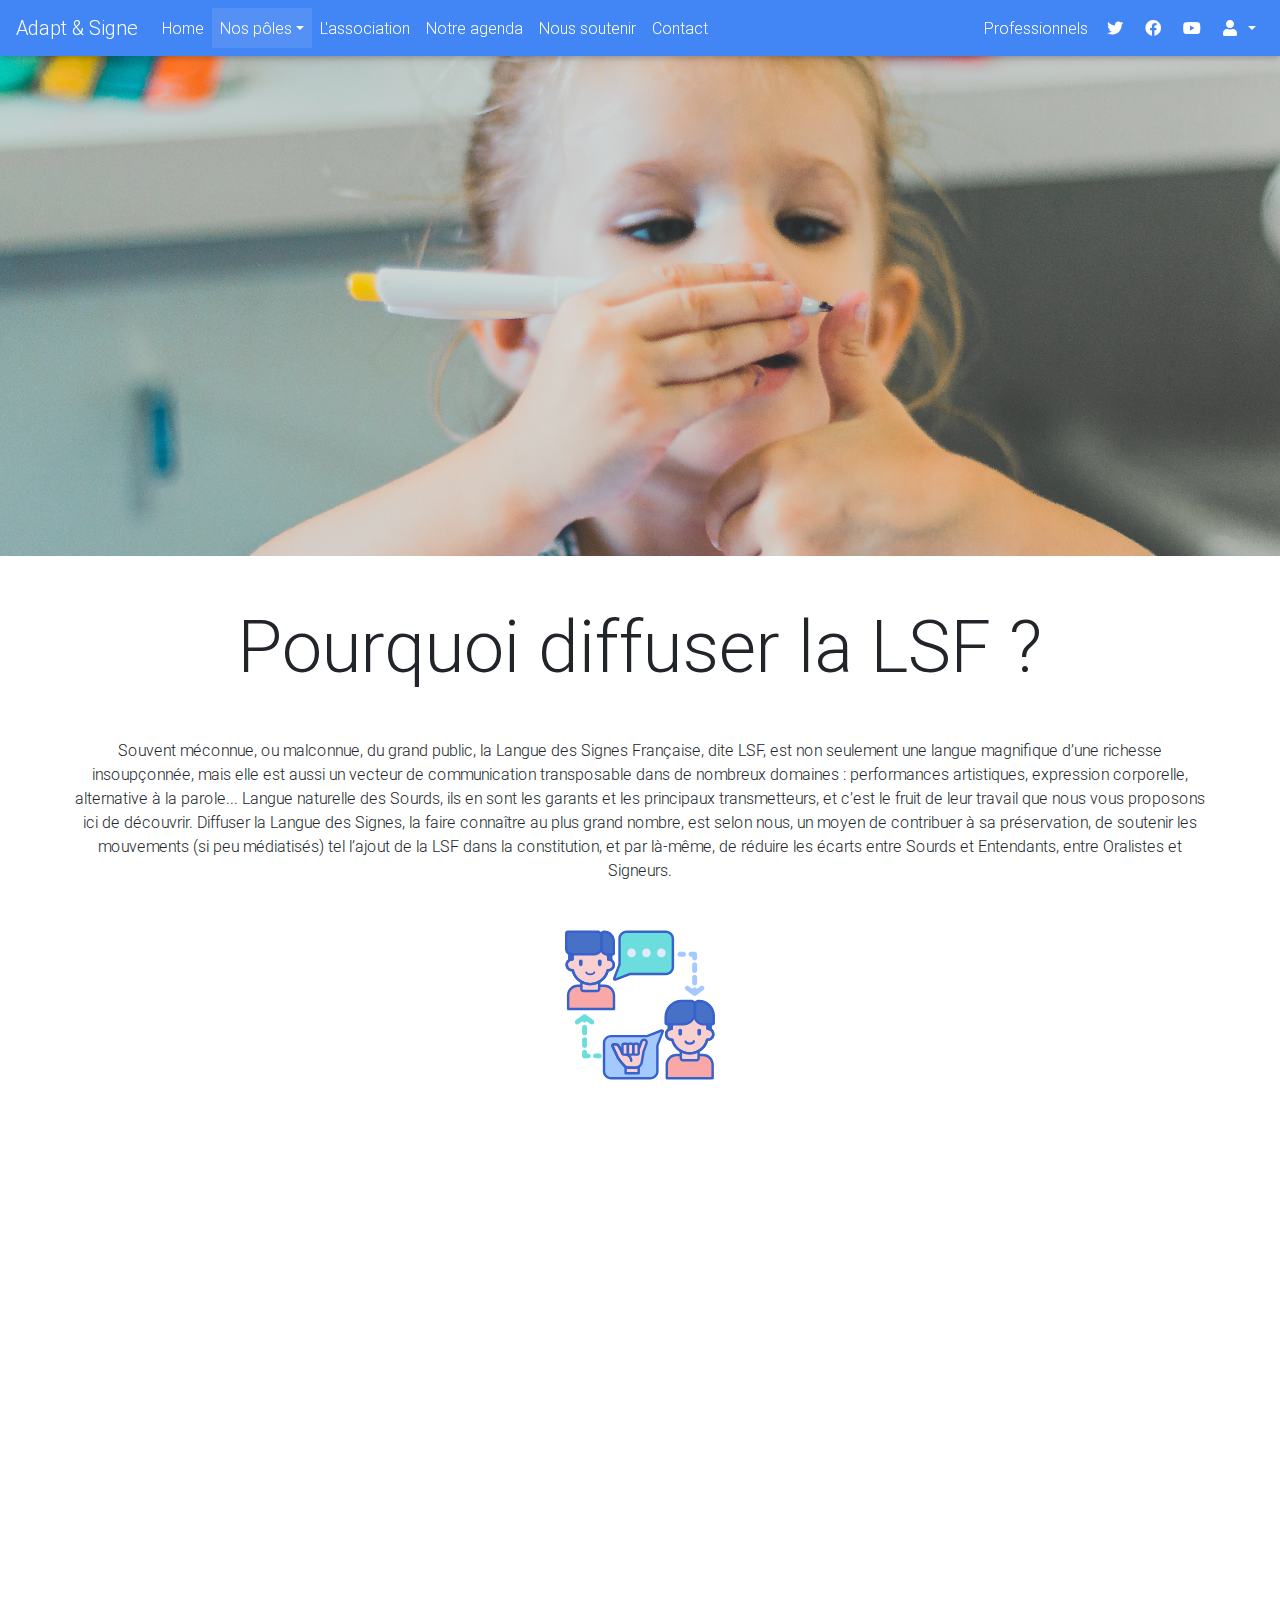
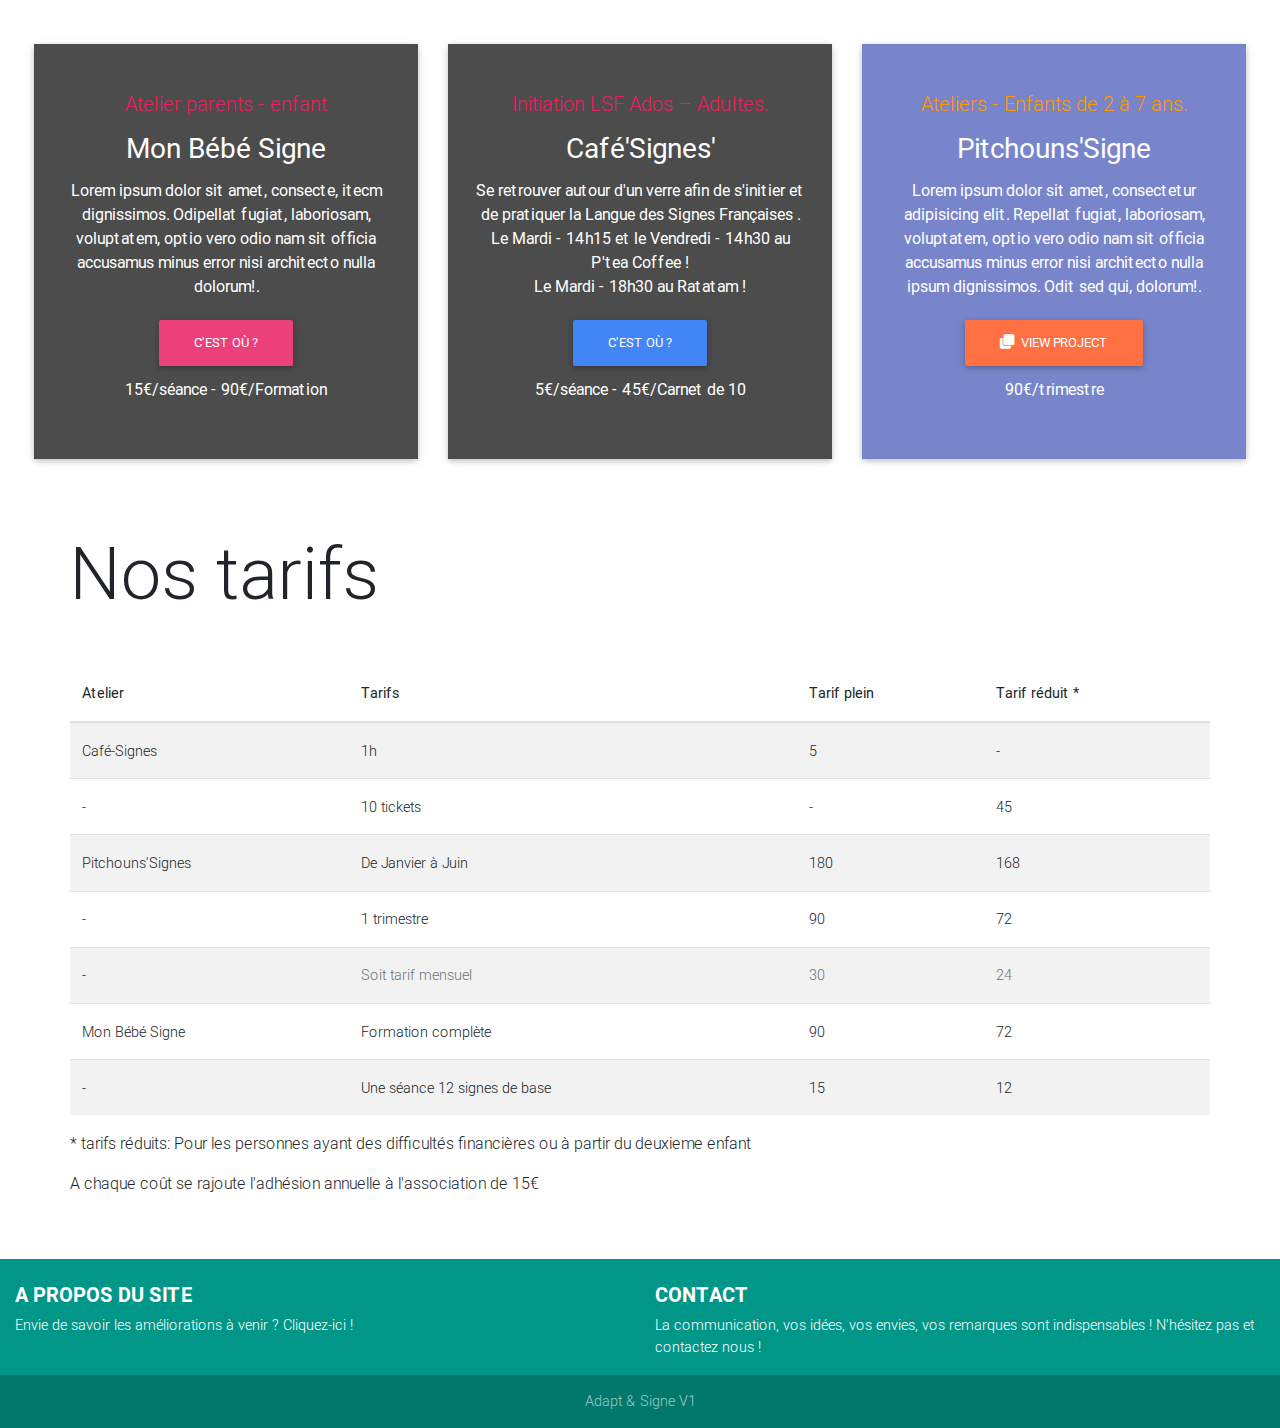
<file: lsf.html>
<!DOCTYPE html>
<html lang="en">

<head>
  <meta charset="utf-8">
  <meta name="viewport" content="width=device-width, initial-scale=1, shrink-to-fit=no">
  <meta http-equiv="x-ua-compatible" content="ie=edge">
  <title>Adapt & Signe</title>
  <!-- Font Awesome -->
  <link rel="stylesheet" href="https://use.fontawesome.com/releases/v5.6.3/css/all.css">
  <!-- Bootstrap core CSS -->
  <link href="css/bootstrap.min.css" rel="stylesheet">
  <!-- Material Design Bootstrap -->
  <link href="css/mdb.min.css" rel="stylesheet">
  <!-- Your custom styles (optional) -->
  <link href="css/style.css" rel="stylesheet">
</head>

<body>

  <!-- Start your project here-->


  <!--Navbar-->
  <nav class="navbar sticky-top navbar-expand-lg navbar-dark primary-color">

    <!-- Navbar brand -->
    <a class="navbar-brand" href="index.html">Adapt & Signe</a>

    <!-- Collapse button -->
    <button class="navbar-toggler" type="button" data-toggle="collapse" data-target="#basicExampleNav" aria-controls="basicExampleNav" aria-expanded="false" aria-label="Toggle navigation">
      <span class="navbar-toggler-icon"></span>
    </button>

    <!-- Collapsible content -->
    <div class="collapse navbar-collapse" id="basicExampleNav">

      <!-- Links -->
      <ul class="navbar-nav mr-auto">
        <li class="nav-item">
          <a class="nav-link" href="index.html">Home
          </a>
        </li>
        <!-- Dropdown -->
        <li class="nav-item dropdown active">
          <a class="nav-link dropdown-toggle" id="navbarDropdownMenuLink" data-toggle="dropdown" aria-haspopup="true" aria-expanded="false">Nos pôles</a>
          <div class="dropdown-menu dropdown-primary" aria-labelledby="navbarDropdownMenuLink">
            <a class="dropdown-item active text-white" href="lsf.html">LSF <span class="sr-only">(current)</span>
            </a>
            <a class="dropdown-item" href="technolab.html">Techno'lab</a>
            <a class="dropdown-item" href="infolab.html">Info'lab</a>
            <a class="dropdown-item" href="zerodechets.html">Zéro déchets</a>
          </div>
        </li>
        <li class="nav-item">
          <a class="nav-link" href="association.html">L'association</a>
        </li>
        <li class="nav-item">
          <a class="nav-link" href="agenda.html">Notre agenda</a>
        </li>
        <li class="nav-item">
          <a class="nav-link" href="nous-soutenir.html">Nous soutenir</a>
        </li>
        <li class="nav-item">
          <a class="nav-link" href="contact.html">Contact</a>
        </li>

      </ul>
      <!-- Links -->

      <ul class="navbar-nav ml-auto nav-flex-icons">
        <li class="nav-item">
          <a class="nav-link" href="professionnels.html">Professionnels</a>
        </li>
        <li class="nav-item">
          <a href="https://twitter.com/adaptetsigne" class="nav-link waves-effect waves-light">
            <i class="fab fa-twitter"></i>
          </a>
        </li>
        <li class="nav-item">
          <a href="https://www.facebook.com/adaptetsigne" class="nav-link waves-effect waves-light">
            <i class="fab fa-facebook"></i>
          </a>
        </li>
        <li class="nav-item">
          <a href="https://www.youtube.com/channel/UCA9Xvg0OcUQzILGCU4fGTXg" class="nav-link waves-effect waves-light">
            <i class="fab fa-youtube"></i>
          </a>
        </li>
        <li class="nav-item dropdown disabled">
          <a class="nav-link dropdown-toggle" id="navbarDropdownMenuLink-333" data-toggle="dropdown" aria-haspopup="true" aria-expanded="false">
            <i class="fas fa-user"></i>
          </a>
          <div class="dropdown-menu dropdown-menu-right dropdown-default" aria-labelledby="navbarDropdownMenuLink-333">
            <a class="dropdown-item" href="#">Action</a>
            <a class="dropdown-item" href="#">Another action</a>
            <a class="dropdown-item" href="#">Something else here</a>
          </div>
        </li>
      </ul>
    </div>
    <!-- Collapsible content -->
  </nav>
  <!--/.Navbar-->

  <div class="parallax1"></div>
  <div class="container">
    <div class="row parallax-row">
      <h1 class="display-3 text-center my-5">Pourquoi diffuser la LSF ?</h1>
      <p class="text-center my-5">
        Souvent méconnue, ou malconnue, du grand public, la Langue des Signes Française, dite LSF, est non
        seulement une langue magnifique d’une richesse insoupçonnée, mais elle est aussi un vecteur de
        communication transposable dans de nombreux domaines : performances artistiques, expression
        corporelle, alternative à la parole...
        Langue naturelle des Sourds, ils en sont les garants et les principaux transmetteurs, et c’est le fruit de leur
        travail que nous vous proposons ici de découvrir.
        Diffuser la Langue des Signes, la faire connaître au plus grand nombre, est selon nous, un moyen de
        contribuer à sa préservation, de soutenir les mouvements (si peu médiatisés) tel l’ajout de la LSF dans la
        constitution, et par là-même, de réduire les écarts entre Sourds et Entendants, entre Oralistes et Signeurs.
        <p>
          <img src="img/signs.svg" class="rounded mx-auto d-block" style="height:150px;width:auto" alt="">
        </p>
      </p>
    </div>
  </div>
  <div class="parallax1"></div>
  <div class="container-fluid">

    <div class="row mx-1 mt-5">

      <!-- Grid column -->
      <div class="col-md-4 mb-4">

        <!-- Card -->
        <div class="card card-image" style="background-image: url(https://mdbootstrap.com/img/Photos/Horizontal/Work/4-col/img%20%2814%29.jpg);">

          <!-- Content -->
          <div class="text-white text-center d-flex align-items-center rgba-black-strong py-5 px-4">
            <div>
              <h5 class="pink-text">Atelier parents - enfant</h5>
              <h3 class="card-title pt-2"><strong>Mon Bébé Signe</strong></h3>
              <p>Lorem ipsum dolor sit amet, consecte, itecm dignissimos. Odipellat fugiat, laboriosam, voluptatem, optio vero odio nam sit officia accusamus minus error
                nisi architecto nulla dolorum!.</p>
              <button type="button" class="btn btn-pink" data-toggle="modal" data-target="#exampleModal2">
                C'est où ?</button>
              <h6 class="card-title pt-2"><strong>15€/séance - 90€/Formation</strong></h6>
            </div>
          </div>

        </div>
        <!-- Card -->

      </div>
      <!-- Grid column -->

      <!-- Grid column -->
      <div class="col-md-4 mb-4">

        <!-- Card -->
        <div class="card card-image" style="background-image: url(https://mdbootstrap.com/img/Photos/Horizontal/Work/4-col/img%20%2814%29.jpg);">

          <!-- Content -->
          <div class="text-white text-center d-flex align-items-center rgba-black-strong py-5 px-4">
            <div>
              <h5 class="pink-text">Initiation LSF Ados – Adultes.</h5>
              <h3 class="card-title pt-2"><strong>Café'Signes'</strong></h3>
              <p>Se retrouver autour d'un verre afin de s'initier et de pratiquer la Langue des Signes Françaises .
                <br> Le Mardi - 14h15 et le Vendredi - 14h30 au P'tea Coffee !
                <br> Le Mardi - 18h30 au Ratatam !</p>
              <button type="button" class="btn btn-primary" data-toggle="modal" data-target="#exampleModal1">
                C'est où ?</button>
              <h6 class="card-title pt-2"><strong>5€/séance - 45€/Carnet de 10</strong></h6>
            </div>
          </div>

        </div>
        <!-- Card -->

      </div>
      <!-- Grid column -->

      <!-- Grid column -->
      <div class="col-md-4 mb-4">

        <!-- Card -->
        <div class="card card-image" style="background-image: url('https://mdbootstrap.com/img/Photos/Horizontal/City/6-col/img%20(47).jpg');">

          <!-- Content -->
          <div class="text-white text-center d-flex align-items-center rgba-indigo-strong py-5 px-4">
            <div>
              <h5 class="orange-text">Ateliers - Enfants de 2 à 7 ans.</h5>
              <h3 class="card-title pt-2"><strong>Pitchouns'Signe</strong></h3>
              <p>Lorem ipsum dolor sit amet, consectetur adipisicing elit. Repellat fugiat, laboriosam, voluptatem, optio vero odio nam sit officia accusamus minus error nisi architecto nulla ipsum dignissimos. Odit sed qui, dolorum!.</p>
              <a class="btn btn-deep-orange waves-effect waves-light"><i class="fas fa-clone left"></i> View project</a>
              <h6 class="card-title pt-2"><strong>90€/trimestre</strong></h6>
            </div>
          </div>

        </div>
        <!-- Card -->

      </div>
      <!-- Grid column -->

    </div>



  </div>

  <div class="container">
    <div class="row">
      <h1 class="display-3 text-center my-5">Nos tarifs</h1>
      <table class="table table-striped">
        <thead>
          <tr>
            <th scope="col">Atelier</th>
            <th scope="col">Tarifs</th>
            <th scope="col">Tarif plein</th>
            <th scope="col">Tarif réduit *</th>
          </tr>
        </thead>
        <tbody>
          <tr>
            <td>Café-Signes</td>

            <td>1h</td>
            <td>5</td>
            <td>
              -
            </td>
          </tr>
          <tr>
            <td>
              -
            </td>
            <td>
              10 tickets
            </td>
            <td>
              -
            </td>
            <td>
              45
            </td>
          </tr>
          <tr>
            <td>Pitchouns'Signes</td>
            <td>De Janvier à Juin</td>
            <td>180</td>
            <td>168</td>
          </tr>
          <tr>
            <td>
              -
            </td>
            <td>
              1 trimestre
            </td>
            <td>
              90
            </td>
            <td>
              72
            </td>
          </tr>
          <tr>
            <td>
              -
            </td>
            <td class="text-muted">
              Soit tarif mensuel
            </td>
            <td class="text-muted">
              30
            </td>
            <td class="text-muted">
              24
            </td>
          </tr>
          <tr>
            <td>Mon Bébé Signe</td>
            <td>Formation complète</td>
            <td>90</td>
            <td>72</td>
          </tr>
          <tr>
            <td>
              -
            </td>
            <td>
              Une séance 12 signes de base
            </td>
            <td>
              15
            </td>
            <td>
              12
            </td>
          </tr>
        </tbody>
      </table>

      <p>
        * tarifs réduits: Pour les personnes ayant des difficultés financières ou à partir du deuxieme enfant
      </p>
      <p>
        A chaque coût se rajoute l'adhésion annuelle à l'association de 15€
      </p>
    </div>
    <!-- Modals -->
    <div class="modal fade" id="exampleModal1" tabindex="-1" role="dialog" aria-labelledby="exampleModalLabel1" aria-hidden="true">
      <div class="modal-dialog" role="document">
        <div class="modal-content">
          <div class="modal-header">
            <h5 class="modal-title" id="exampleModalLabel1">Modal title</h5>
            <button type="button" class="close" data-dismiss="modal" aria-label="Close">
              <span aria-hidden="true">&times;</span>
            </button>
          </div>
          <div class="modal-body">
            <h4 class="text-center">P'tea Coffee</h4>
            <iframe width="425" height="350" frameborder="0" scrolling="no" marginheight="0" marginwidth="0" src="https://www.openstreetmap.org/export/embed.html?bbox=3.5423639416694646%2C43.651078876503185%2C3.5457408428192143%2C43.65282162722682&amp;layer=mapnik&amp;marker=43.65195025818642%2C3.544052392244339"
              style="border: 1px solid black"></iframe>
            <br />
            <small>
              <a href="https://www.openstreetmap.org/?mlat=43.65195&amp;mlon=3.54405#map=19/43.65195/3.54405">Afficher une carte plus grande</a>
            </small>
            <p>
              Adresse: 125 Rue Pierre Mendès, 34150 Gignac -
              <a href="google.navigation:q=125+Rue+Pierre+Mendes+34150+Gignac">Itinéraire</a>
            </p>
            <h4 class="text-center">Ratatam</h4>
            <iframe width="425" height="350" frameborder="0" scrolling="no" marginheight="0" marginwidth="0" src="https://www.openstreetmap.org/export/embed.html?bbox=3.5504856705665593%2C43.6518085867467%2C3.553862571716309%2C43.65355131629568&amp;layer=mapnik&amp;marker=43.65267970002081%2C3.5521737000000257"
              style="border: 1px solid black"></iframe>
            <br />
            <small>
              <a href="https://www.openstreetmap.org/?mlat=43.65268&amp;mlon=3.55217#map=19/43.65268/3.55217">Afficher une carte plus grande</a>
            </small>
            <p>
              Adresse: 21 Place de Verdun, 34150 Gignac -
              <a href="google.navigation:q=21+Place+de+Verdun+34150+Gignac">Itinéraire</a>
            </p>
          </div>
          <div class="modal-footer">
            <button type="button" class="btn btn-secondary" data-dismiss="modal">Close</button>
            <!-- <button type="button" class="btn btn-primary">Save changes</button> -->
          </div>
        </div>
      </div>
    </div>

    <div class="modal fade" id="exampleModal2" tabindex="-1" role="dialog" aria-labelledby="exampleModalLabel2" aria-hidden="true">
      <div class="modal-dialog" role="document">
        <div class="modal-content">
          <div class="modal-header">
            <h5 class="modal-title" id="exampleModalLabel2">Modal title</h5>
            <button type="button" class="close" data-dismiss="modal" aria-label="Close">
              <span aria-hidden="true">&times;</span>
            </button>
          </div>
          <div class="modal-body">
            <h4 class="text-center">Cour du Mas Blanc</h4>
            <iframe width="425" height="350" frameborder="0" scrolling="no" marginheight="0" marginwidth="0" src="https://www.openstreetmap.org/export/embed.html?bbox=3.604293465614319%2C43.60294695541668%2C3.607670366764069%2C43.604691102202&amp;layer=mapnik&amp;marker=43.60381903513024%2C3.6059819161891937"
              style="border: 1px solid black"></iframe>
            <br />
            <small>
              <a href="https://www.openstreetmap.org/?mlat=43.60382&amp;mlon=3.60598#map=19/43.60382/3.60598">Afficher une carte plus grande</a>
            </small>
            <p>
              Adresse: Cour du Mas Blanc, 34230 Aumelas -
              <a href="google.navigation:q=Mas+Blanc+34230+Aumelas">Itinéraire</a>
            </p>

          </div>
          <div class="modal-footer">
            <button type="button" class="btn btn-secondary" data-dismiss="modal">Close</button>
            <!-- <button type="button" class="btn btn-primary">Save changes</button> -->
          </div>
        </div>
      </div>
    </div>

  </div>
  <!-- /Start your project here-->
  <!-- Footer -->
  <footer class="page-footer font-small teal pt-4 mt-5">
    <!-- Footer Text -->
    <div class="container-fluid text-center text-md-left">
      <!-- Grid row -->
      <div class="row">
        <!-- Grid column -->
        <div class="col-md-6 mt-md-0 mt-3">
          <!-- Content -->
          <h5 class="text-uppercase font-weight-bold">A propos du site</h5>
          <p>Envie de savoir les améliorations à venir ? <a href="apropos.html">Cliquez-ici !</a></p>
        </div>
        <!-- Grid column -->
        <hr class="clearfix w-100 d-md-none pb-3">
        <!-- Grid column -->
        <div class="col-md-6 mb-md-0 mb-3">
          <!-- Content -->
          <h5 class="text-uppercase font-weight-bold">Contact</h5>
          <p>La communication, vos idées, vos envies, vos remarques sont <span class="underline">indispensables !</span> <a href="contact.html">N'hésitez pas et contactez nous !</a></p>
        </div>
        <!-- Grid column -->
      </div>
      <!-- Grid row -->
    </div>
    <!-- Footer Text -->
    <!-- Copyright -->
    <div class="footer-copyright text-center py-3">Adapt & Signe V1
    </div>
    <!-- Copyright -->
  </footer>
  <!-- Footer -->
  <!-- SCRIPTS -->
  <!-- JQuery -->
  <script type="text/javascript" src="js/jquery-3.3.1.min.js"></script>
  <!-- Bootstrap tooltips -->
  <script type="text/javascript" src="js/popper.min.js"></script>
  <!-- Bootstrap core JavaScript -->
  <script type="text/javascript" src="js/bootstrap.min.js"></script>
  <!-- MDB core JavaScript -->
  <script type="text/javascript" src="js/mdb.js"></script>
  <script type="text/javascript">
  </script>
</body>

</html>
</file>
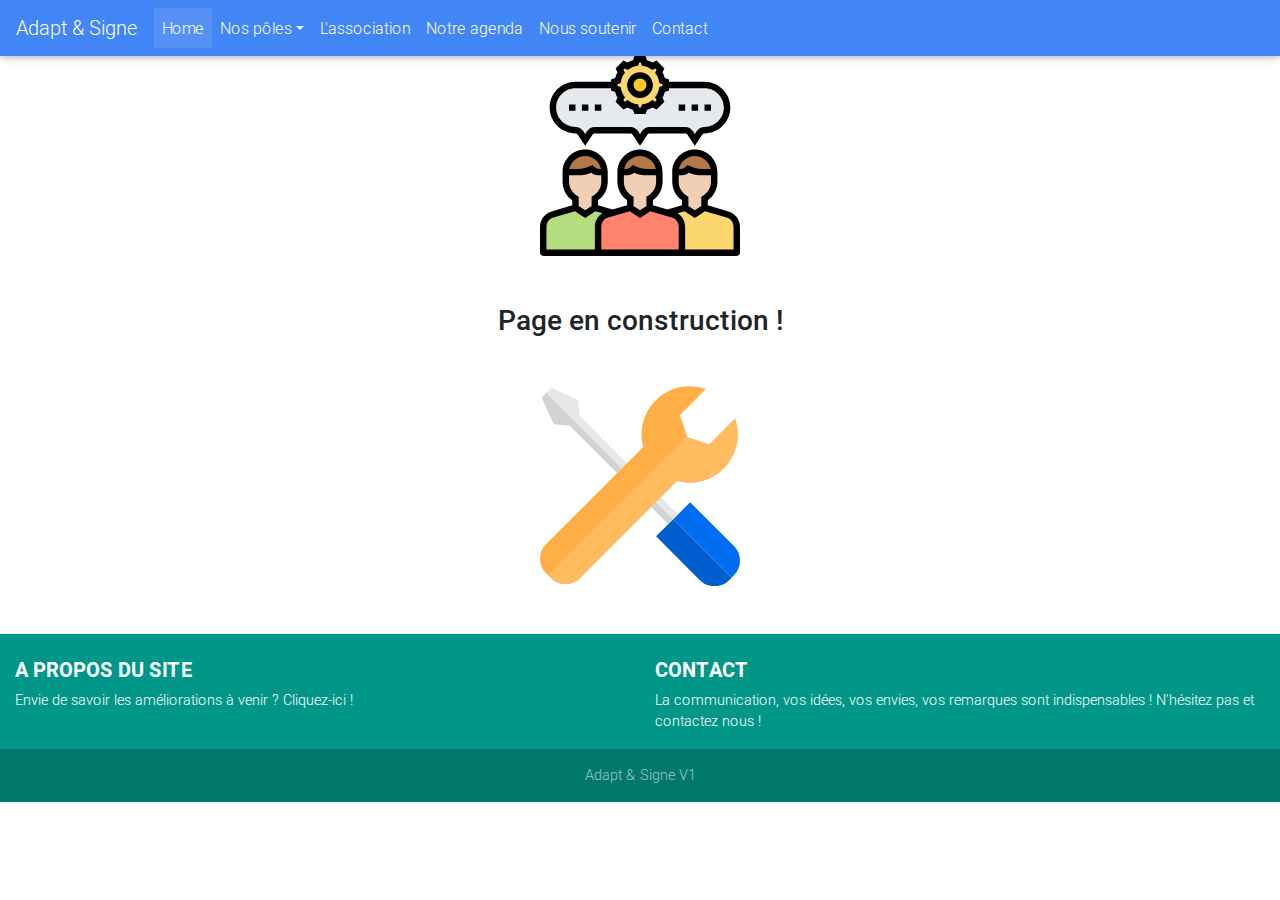
<file: nous-soutenir.html>
<!DOCTYPE html>
<html lang="en">

<head>
  <meta charset="utf-8">
  <meta name="viewport" content="width=device-width, initial-scale=1, shrink-to-fit=no">
  <meta http-equiv="x-ua-compatible" content="ie=edge">
  <title>Adapt & Signe</title>
  <!-- Font Awesome -->
  <link rel="stylesheet" href="https://use.fontawesome.com/releases/v5.6.3/css/all.css">
  <!-- Bootstrap core CSS -->
  <link href="css/bootstrap.min.css" rel="stylesheet">
  <!-- Material Design Bootstrap -->
  <link href="css/mdb.min.css" rel="stylesheet">
  <!-- Your custom styles (optional) -->
  <link href="css/style.css" rel="stylesheet">
</head>

<body>

  <!--Navbar-->
  <nav class="navbar sticky-top navbar-expand-lg navbar-dark primary-color">

    <!-- Navbar brand -->
    <a class="navbar-brand" href="index.html">Adapt & Signe</a>

    <!-- Collapse button -->
    <button class="navbar-toggler" type="button" data-toggle="collapse" data-target="#basicExampleNav" aria-controls="basicExampleNav" aria-expanded="false" aria-label="Toggle navigation">
      <span class="navbar-toggler-icon"></span>
    </button>

    <!-- Collapsible content -->
    <div class="collapse navbar-collapse" id="basicExampleNav">

      <!-- Links -->
      <ul class="navbar-nav mr-auto">
        <li class="nav-item active">
          <a class="nav-link" href="index.html">Home
            <span class="sr-only">(current)</span>
          </a>
        </li>
        <!-- Dropdown -->
        <li class="nav-item dropdown">
          <a class="nav-link dropdown-toggle" id="navbarDropdownMenuLink" data-toggle="dropdown" aria-haspopup="true" aria-expanded="false">Nos pôles</a>
          <div class="dropdown-menu dropdown-primary" aria-labelledby="navbarDropdownMenuLink">
            <a class="dropdown-item" href="lsf.html">LSF</a>
            <a class="dropdown-item" href="technolab.html">Techno'lab</a>
            <a class="dropdown-item" href="infolab.html">Info'lab</a>
            <a class="dropdown-item" href="zerodechets.html">Zéro déchets</a>
          </div>
        </li>
        <li class="nav-item">
          <a class="nav-link" href="association.html">L'association</a>
        </li>
        <li class="nav-item">
          <a class="nav-link" href="agenda.html">Notre agenda</a>
        </li>
        <li class="nav-item">
          <a class="nav-link" href="nous-soutenir.html">Nous soutenir</a>
        </li>
        <li class="nav-item">
          <a class="nav-link" href="contact.html">Contact</a>
        </li>

      </ul>
      <!-- Links -->

      <ul class="navbar-nav ml-auto nav-flex-icons fixed-bottom">
        <li class="nav-item">
          <a class="nav-link" href="professionnels.html">Professionnels</a>
        </li>
        <li class="nav-item">
          <a href="https://twitter.com/adaptetsigne" class="nav-link waves-effect waves-light">
            <i class="fab fa-twitter"></i>
          </a>
        </li>
        <li class="nav-item">
          <a href="https://www.facebook.com/adaptetsigne" class="nav-link waves-effect waves-light">
            <i class="fab fa-facebook"></i>
          </a>
        </li>
        <li class="nav-item">
          <a href="https://www.youtube.com/channel/UCA9Xvg0OcUQzILGCU4fGTXg" class="nav-link waves-effect waves-light">
            <i class="fab fa-youtube"></i>
          </a>
        </li>
        <li class="nav-item dropdown disabled">
          <a class="nav-link dropdown-toggle" id="navbarDropdownMenuLink-333" data-toggle="dropdown" aria-haspopup="true" aria-expanded="false">
            <i class="fas fa-user"></i>
          </a>
          <div class="dropdown-menu dropdown-menu-right dropdown-default" aria-labelledby="navbarDropdownMenuLink-333">
            <a class="dropdown-item" href="#">Action</a>
            <a class="dropdown-item" href="#">Another action</a>
            <a class="dropdown-item" href="#">Something else here</a>
          </div>
        </li>
      </ul>
    </div>
    <!-- Collapsible content -->

  </nav>
  <!--/.Navbar-->
  <!-- /Start your project here-->
  <div class="container">
    <div class="row text-center">
      <img src="img/collaboration.svg" style="height:200px;width:auto" class="rounded mx-auto d-block" alt="">
    </div>
    <div class=" my-5">
      <p class="h3 text-center">Page en construction !</p>
    </div>
    <div class="row text-center">
      <img src="img/technical-support.svg" style="height:200px;width:auto" class="rounded mx-auto d-block" alt="">
    </div>
  </div>
  <!-- Footer -->
  <footer class="page-footer font-small teal pt-4 mt-5">
    <!-- Footer Text -->
    <div class="container-fluid text-center text-md-left">
      <!-- Grid row -->
      <div class="row">
        <!-- Grid column -->
        <div class="col-md-6 mt-md-0 mt-3">
          <!-- Content -->
          <h5 class="text-uppercase font-weight-bold">A propos du site</h5>
          <p>Envie de savoir les améliorations à venir ? <a href="apropos.html">Cliquez-ici !</a></p>
        </div>
        <!-- Grid column -->
        <hr class="clearfix w-100 d-md-none pb-3">
        <!-- Grid column -->
        <div class="col-md-6 mb-md-0 mb-3">
          <!-- Content -->
          <h5 class="text-uppercase font-weight-bold">Contact</h5>
          <p>La communication, vos idées, vos envies, vos remarques sont <span class="underline">indispensables !</span> <a href="contact.html">N'hésitez pas et contactez nous !</a></p>
        </div>
        <!-- Grid column -->
      </div>
      <!-- Grid row -->
    </div>
    <!-- Footer Text -->
    <!-- Copyright -->
    <div class="footer-copyright text-center py-3">Adapt & Signe V1
    </div>
    <!-- Copyright -->
  </footer>
  <!-- Footer -->
  <!-- SCRIPTS -->
  <!-- JQuery -->
  <script type="text/javascript" src="js/jquery-3.3.1.min.js"></script>
  <!-- Bootstrap tooltips -->
  <script type="text/javascript" src="js/popper.min.js"></script>
  <!-- Bootstrap core JavaScript -->
  <script type="text/javascript" src="js/bootstrap.min.js"></script>
  <!-- MDB core JavaScript -->
  <script type="text/javascript" src="js/mdb.js"></script>
  <script type="text/javascript">
    // SideNav Button Initialization
    $(".button-collapse").sideNav();
    // SideNav Scrollbar Initialization
    var sideNavScrollbar = document.querySelector('.custom-scrollbar');
    Ps.initialize(sideNavScrollbar);
  </script>
</body>

</html>
</file>
<file: css/style.css>
.parallax1 {
  /* The image used */
  background-image: url("../img/blond-child.jpg");
  /* Set a specific height */
  min-height: 500px;
  /* Create the parallax scrolling effect */
  background-attachment: fixed;
  background-position: center;
  background-repeat: no-repeat;
  background-size: cover;
}

.parallax-row {
  display: inline-block;
}

.min-300 {
  min-height: 300px;
}

.h-400 {
  height: 400px;
}

.w-300 {
  width: 300px;
}

.cardNoShadow {
  box-shadow: none !important;
  -webkit-box-shadow: none !important;
}

.card .card-body .card-text {
  height: 100px;
}

.section-agenda {
  border: 1px solid #e0e0e0;
  padding: 15px;
}
</file>
